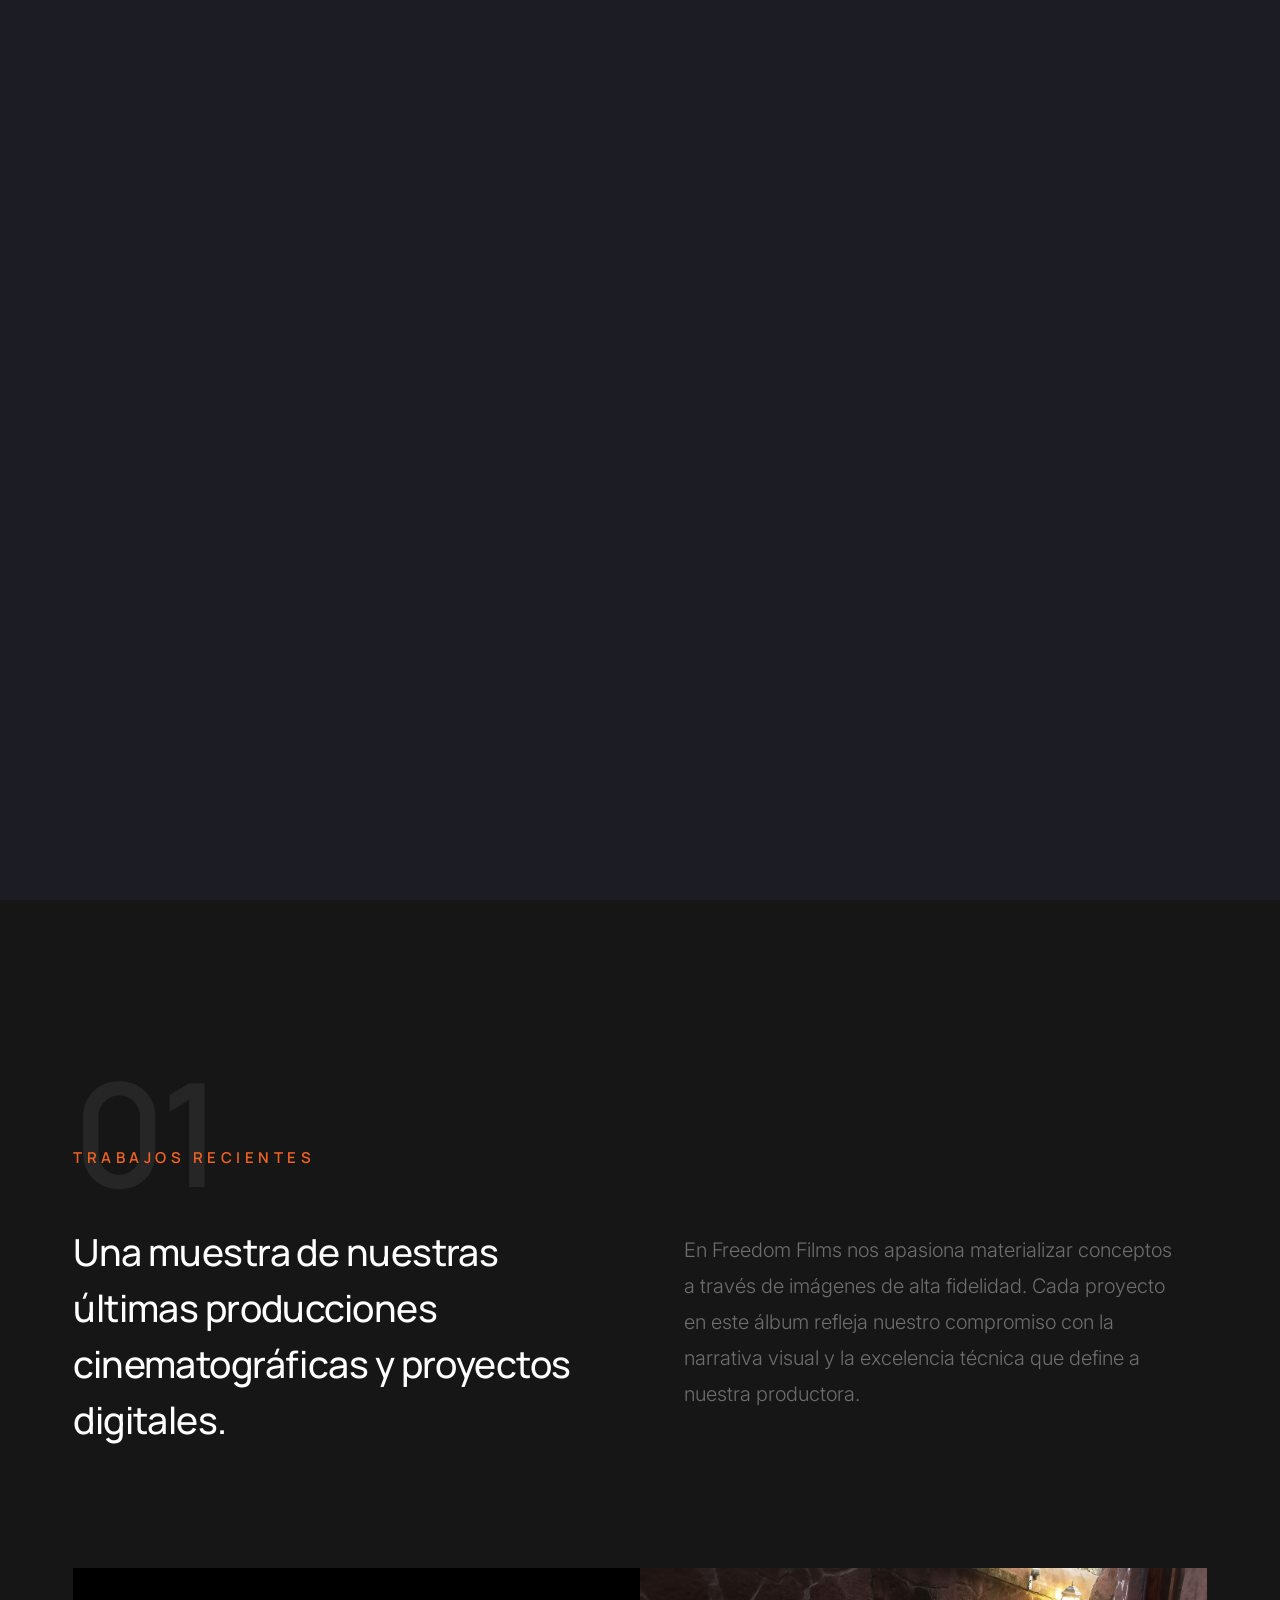
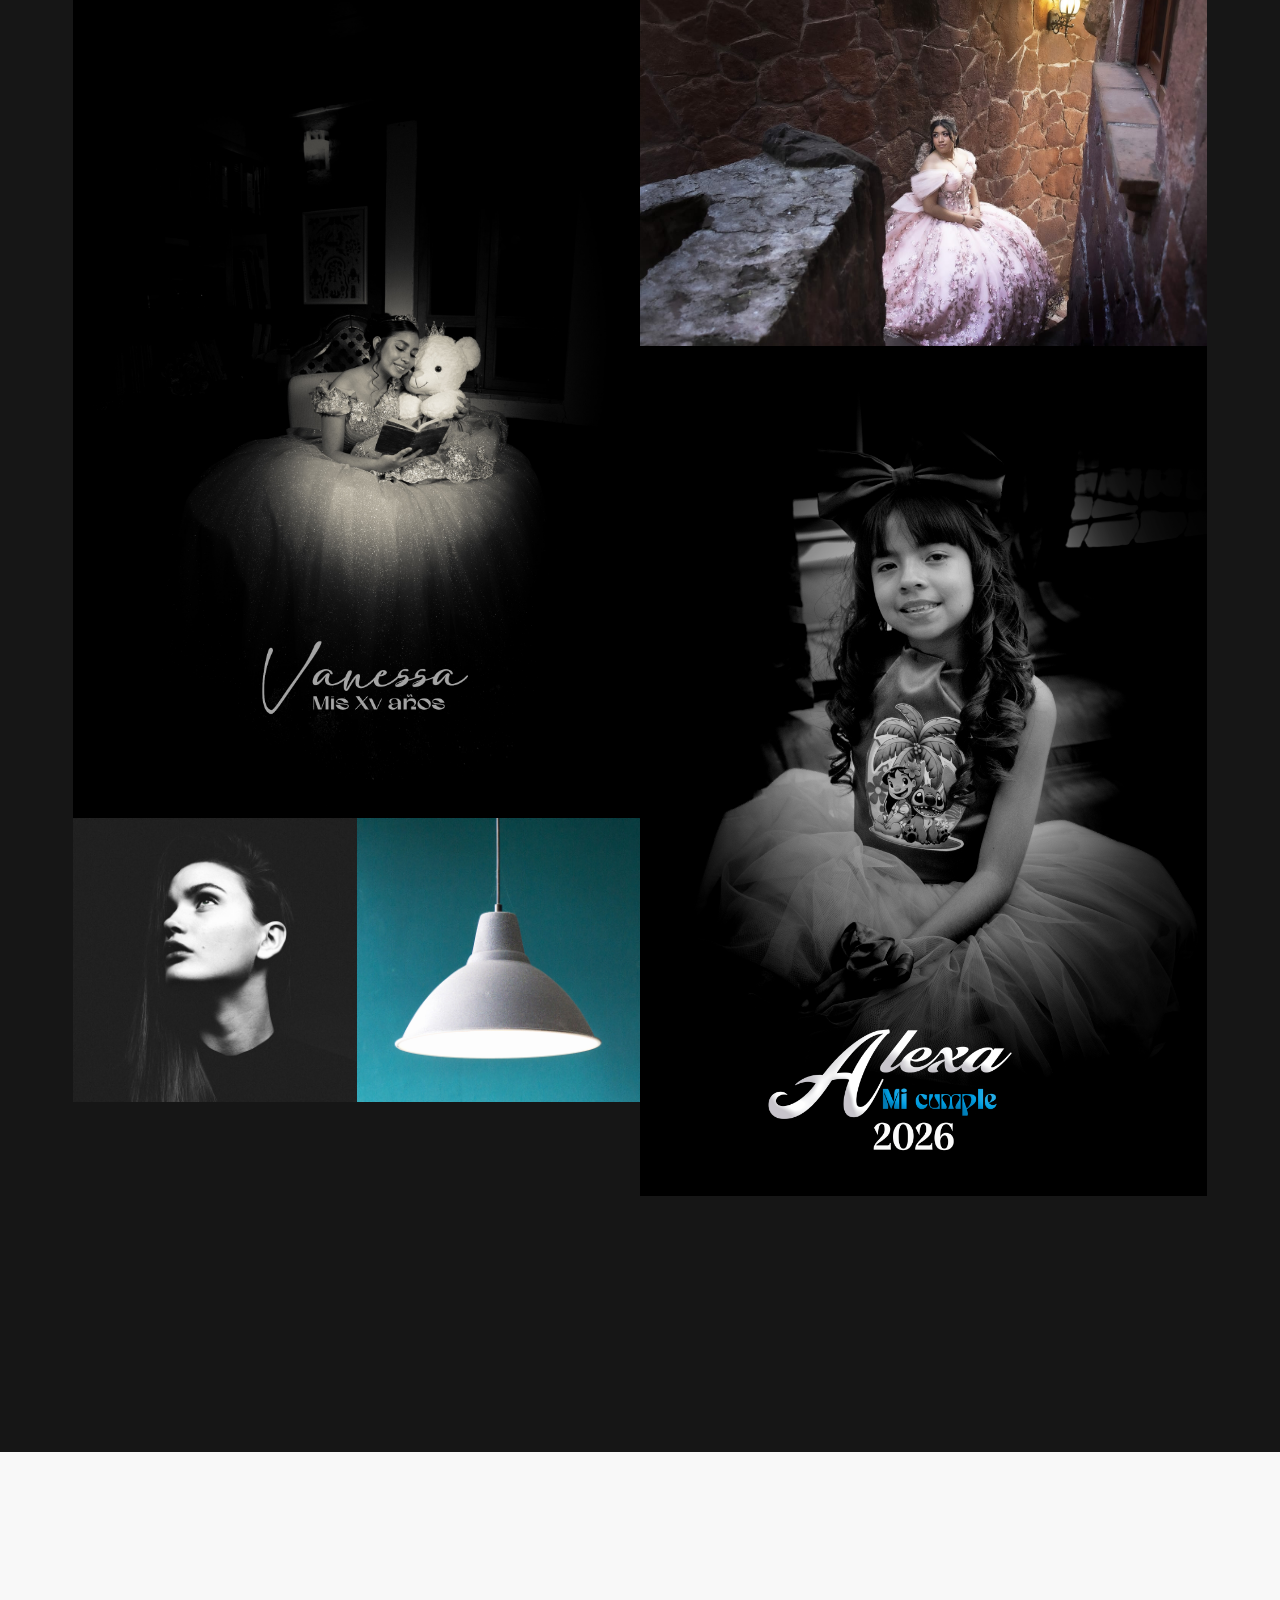
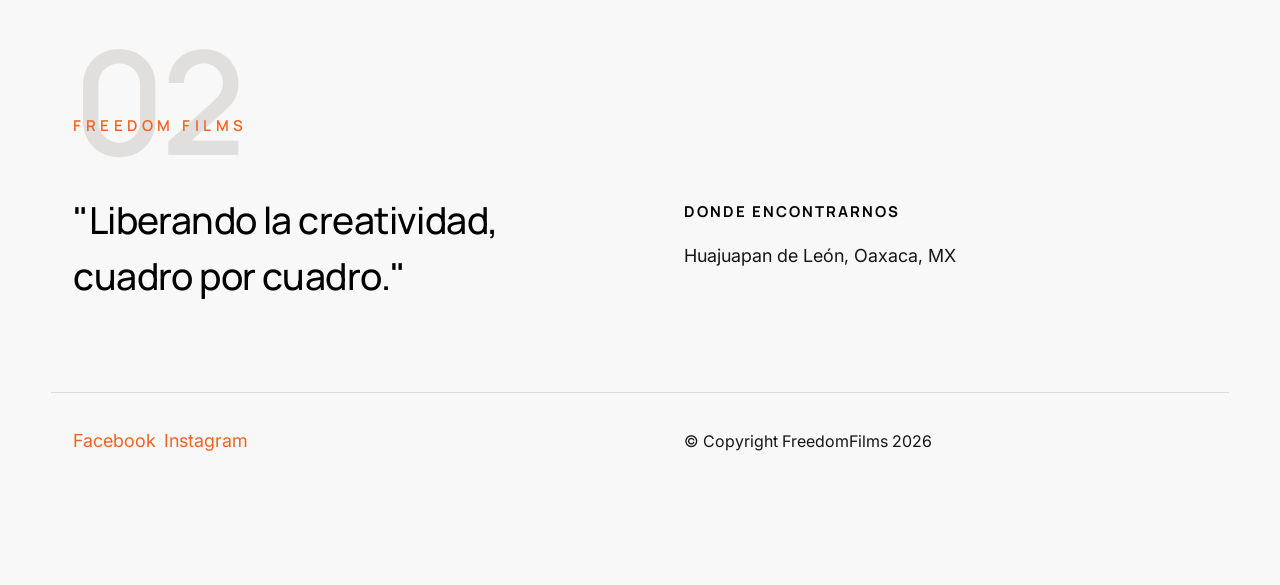
<file: index.html>
<!DOCTYPE html>
<html lang="es" class="no-js">
<head>
    <meta charset="utf-8">
    <meta name="viewport" content="width=device-width, initial-scale=1">
    <title>FREEDOM FILMS</title>

    <script>
        document.documentElement.classList.remove('no-js');
        document.documentElement.classList.add('js');
    </script>

    <link rel="stylesheet" href="css/vendor.css">
    <link rel="stylesheet" href="css/styles.css">

    <link rel="apple-touch-icon" sizes="180x74" href="freedom-apple-touch-icon.png">
    <link rel="icon" type="image/png" sizes="32x32" href="Freedomicon-512x210.png">
    <link rel="icon" type="image/png" sizes="16x16" href="Freedomicon.png">
</head>

<body id="top">

    <div id="preloader">
        <div id="loader"></div>
    </div>

    <div id="page" class="s-pagewrap">

        <header class="s-header">
            <div class="row s-header__inner">

                <div class="s-header__block">
                    <div class="s-header__logo">
                        <a class="logo" href="index.html">
                            <img src="FREEDOM_LOGO_2.0.svg" alt="Homepage FreedomFilms">
                        </a>
                    </div>
                    
                    <a class="s-header__menu-toggle" href="#0"><span>Menu</span></a>

                    <ul class="s-header__social">
                        <li>
                            <a href="https://www.facebook.com/profile.php?id=61590150241122&rdid=4KKrTr8r2EswL8Ou&share_url=https%3A%2F%2Fwww.facebook.com%2Fshare%2F1DHnaWSe46%2F#" target="_blank">
                                <svg xmlns="http://www.w3.org/2000/svg" width="24" height="24" viewBox="0 0 24 24" style="fill:rgba(255, 255, 255, 1);"><path d="M20,3H4C3.447,3,3,3.448,3,4v16c0,0.552,0.447,1,1,1h8.615v-6.96h-2.338v-2.725h2.338v-2c0-2.325,1.42-3.592,3.5-3.592 c0.699-0.002,1.399,0.034,2.095,0.107v2.42h-1.435c-1.128,0-1.348,0.538-1.348,1.325v1.735h2.697l-0.35,2.725h-2.348V21H20 c0.553,0,1-0.448,1-1V4C21,3.448,20.553,3,20,3z"></path></svg>
                                <span class="u-screen-reader-text">Facebook</span>
                            </a>
                        </li>
                        <li>
                            <a href="https://www.tiktok.com/@freedom.photovideo?is_from_webapp=1&sender_device=pc" target="_blank">
                                <svg xmlns="http://www.w3.org/2000/svg" width="24" height="24" viewBox="0 0 24 24" style="fill:rgba(255, 255, 255, 1);"><path d="M19.59 6.69a4.83 4.83 0 0 1-3.23-1.42 4.85 4.85 0 0 1-1-3.27h-3.14v12a3.3 3.3 0 0 1-3.28 3.3 3.31 3.31 0 0 1-3.3-3.33 3.34 3.31 0 0 1 3.33-3.3A3.3 3.3 0 0 1 9 11.07V7.92A6.47 6.47 0 0 0 4 14.08a6.45 6.45 0 0 0 6.47 6.42 6.42 6.42 0 0 0 6.42-6.42V9.45a8.1 8.1 0 0 0 4.89 1.62V7.89a4.77 4.8 0 0 1-2.19-1.2z"></path></svg>
                                <span class="u-screen-reader-text">TikTok</span>
                            </a>
                        </li>
                        <li>
                            <a href="https://www.instagram.com/freedom.photovideo/" target="_blank">
                                <svg xmlns="http://www.w3.org/2000/svg" width="24" height="24" viewBox="0 0 24 24" style="fill:rgba(255, 255, 255, 1);"><path d="M11.999,7.377c-2.554,0-4.623,2.07-4.623,4.623c0,2.554,2.069,4.624,4.623,4.624c2.552,0,4.623-2.07,4.623-4.624 C16.622,9.447,14.551,7.377,11.999,7.377L11.999,7.377z M11.999,15.004c-1.659,0-3.004-1.345-3.004-3.003 c0-1.659,1.345-3.003,3.004-3.003s3.002,1.344,3.002,3.003C15.001,13.659,13.658,15.004,11.999,15.004L11.999,15.004z"></path><circle cx="16.806" cy="7.207" r="1.078"></circle><path d="M20.533,6.111c-0.469-1.209-1.424-2.165-2.633-2.632c-0.699-0.263-1.438-0.404-2.186-0.42 c-0.963-0.042-1.268-0.054-3.71-0.054s-2.755,0-3.71,0.054C7.548,3.074,6.809,3.215,6.11,3.479C4.9,3.946,3.945,4.902,3.477,6.111 c-0.263,0.7-0.404,1.438-0.419,2.186c-0.043,0.962-0.056,1.267-0.056,3.71c0,2.442,0,2.753,0.056,3.71 c0.015,0.748,0.156,1.486,0.419,2.187c0.469,1.208,1.424,2.164,2.634,2.632c0.696,0.272,1.435,0.426,2.185,0.45 c0.963,0.042,1.268,0.055,3.71,0.055s2.755,0,3.71-0.055c0.747-0.015,1.486-0.157,2.186-0.419c1.209-0.469,2.164-1.424,2.633-2.633 c0.263-0.7,0.404-1.438,0.419-2.186c0.043-0.962,0.056-1.267,0.056-3.71s0-2.753-0.056-3.71C20.941,7.57,20.801,6.819,20.533,6.111z M19.315,15.643c-0.007,0.576-0.111,1.147-0.311,1.688c-0.305,0.787-0.926,1.409-1.712,1.711c-0.535,0.199-1.099,0.303-1.67,0.311 c-0.95,0.044-1.218,0.055-3.654,0.055c-2.438,0-2.687,0-3.655-0.055c-0.569-0.007-1.135-0.112-1.669-0.311 c-0.789-0.301-1.414-0.923-1.719-1.711c-0.196-0.534-0.302-1.099-0.311-1.669c-0.043-0.95-0.053-1.218-0.053-3.654 c0-2.437,0-2.686,0.053-3.655c0.007-0.576,0.111-1.146,0.311-1.687c0.305-0.789,0.93-1.41,1.719-1.712 c0.534-0.198,1.1-0.303,1.669-0.311c0.951-0.043,1.218-0.055,3.655-0.055c2.437,0,2.687,0,3.654,0.055 c0.571,0.007,1.135,0.112,1.67,0.311c0.786,0.303,1.407,0.925,1.712,1.712c0.196,0.534,0.302,1.099,0.311,1.669 c0.043,0.951,0.054,1.218,0.054,3.655c0,2.436,0,2.698-0.043,3.654H19.315z"></path></svg>
                                <span class="u-screen-reader-text">Instagram</span>
                            </a>
                        </li>
                    </ul>
                </div>

                <nav class="s-header__nav">
                    <ul class="s-header__menu-links">
                        <li class="current"><a href="index.html">Intro</a></li>
                        <li><a href="acerca.html">Acerca de Freedom</a></li>
                        <li><a href="portafolio.html">Trabajos</a></li>
                        <li><a href="contacto.html">Contacto</a></li>
                    </ul>
                </nav>

            </div>
        </header>

        <section id="content" class="s-content">

            <section id="intro" class="s-intro target-section">
                <div class="s-intro__bg"></div>
                <div class="row s-intro__content">
                    <div class="s-intro__content-bg"></div>
                    <div class="column lg-12 s-intro__content-inner">
                        <h1 class="s-intro__content-title">
                            Excelencia en cada cuadro. <br>
                            Producción de cine de lujo <br>
                            para visiones audaces.
                        </h1>
                        <div class="s-intro__content-buttons">
                           <a href="#folio" class="btn btn--stroke s-intro__content-btn smoothscroll" style="margin: 0;">
                                Trabajos recientes
                            </a>
                            <a>   </a>
                            <a href="https://streamable.com/paldi7" target="_blank" class="s-intro__content-video-btn">
                                <svg xmlns="http://www.w3.org/2000/svg" width="24" height="24" viewBox="0 0 24 24" style="fill: rgba(255, 255, 255, 1);"><path d="M7 6v12l10-6z"></path></svg>
                            </a>
                        </div>
                        <div class="s-intro__content-buttons" style="display: flex; gap: 15px; flex-wrap: wrap;">
                            <a href="contacto.html" class="btn btn--primary smoothscroll" style="margin: 0; background-color: var(--color-1); border-color: var(--color-1); color: white;">
                                Contáctanos
                            </a>
                        </div>
                    </div>
                </div>
                <div class="s-intro__scroll-down">
                    <a href="#folio" class="smoothscroll"><span>Scroll Down</span></a>
                </div>
            </section>

            <!-- SECCIÓN: ALBUM DE TRABAJOS RECIENTES (Se muestra directamente al bajar) -->
            <section id="folio" class="s-folio target-section">
                <div class="row section-header light-on-dark" data-num="01"> <!-- Cambiado a 01 por ser la primera sección visible en el Home -->
                    <h3 class="column lg-12 section-header__pretitle text-pretitle">Trabajos recientes</h3>
                    <div class="column lg-6 stack-on-1100 section-header__primary">
                        <h2 class="title text-display-1">
                            Una muestra de nuestras últimas producciones cinematográficas y proyectos digitales.
                        </h2>
                    </div>
                    <div class="column lg-6 stack-on-1100 section-header__secondary">
                        <p class="desc">
                            En Freedom Films nos apasiona materializar conceptos a través de imágenes de alta fidelidad. 
                            Cada proyecto en este álbum refleja nuestro compromiso con la narrativa visual y la excelencia 
                            técnica que define a nuestra productora.
                        </p>
                    </div>
                </div> 
                
                <div id="bricks" class="row bricks">
                    <div class="column lg-12 masonry">
                        <div class="bricks-wrapper">
                            <div class="grid-sizer"></div>

                            <article class="brick brick--double entry">
                                <a href="portafolio.html?project=misxv_vane" class="entry__link">
                                    <div class="entry__thumb">
                                        <img src="images/folio/white_turban@2x.jpg.jpeg" alt="Trabajo FreedomFilms">
                                    </div>
                                    <div class="entry__info">
                                        <div class="entry__cat">Producción de Video (Evento Social)</div>
                                        <h4 class="entry__title">Mis XV Vanessa</h4>
                                    </div>
                                </a>
                            </article> 

                            <article class="brick brick--double entry">
                                <a href="portafolio.html?project=misxv_keyla" class="entry__link">
                                    <div class="entry__thumb">
                                        <img src="images/folio/caffeine_and_tulips@2x.jpeg" alt="Trabajo FreedomFilms">
                                    </div>
                                    <div class="entry__info">
                                        <div class="entry__cat">Producción de video (Evento Social)</div>
                                        <h4 class="entry__title">Mis XV Keyla</h4>
                                    </div>
                                </a>
                            </article> 

                            <article class="brick brick--double entry">
                                <a href="portafolio.html?project=micumple_ale" class="entry__link">
                                    <div class="entry__thumb">
                                        <img src="images/folio/MiCumpleAle.jpeg" alt="Trabajo FreedomFilms">
                                    </div>
                                    <div class="entry__info">
                                        <div class="entry__cat">Sesion de Fotos (Evento Social)</div>
                                        <h4 class="entry__title">Mi Cumple Ale</h4>
                                    </div>
                                </a>
                            </article> 

                            <article class="brick entry">
                                <a href="#modal-03" class="entry__link">
                                    <div class="entry__thumb">
                                        <img src="images/folio/grayscale@2x.jpg" alt="Trabajo FreedomFilms">
                                    </div>
                                    <div class="entry__info">
                                        <div class="entry__cat">Post-Producción</div>
                                        <h4 class="entry__title">Grayscale</h4>
                                    </div>
                                </a>
                            </article> 

                            <article class="brick entry">
                                <a href="#modal-04" class="entry__link">
                                    <div class="entry__thumb">
                                        <img src="images/folio/lamp@2x.jpg" alt="Trabajo FreedomFilms">
                                    </div>
                                    <div class="entry__info">
                                        <div class="entry__cat">Dirección Creativa</div>
                                        <h4 class="entry__title">The Lamp</h4>
                                    </div>
                                </a>
                            </article> 
                        </div> 
                    </div> 
                </div> 
            </section> 

        </section>

        <footer id="footer" class="s-footer target-section">
            <div class="row section-header" data-num="02">
                <h3 class="column lg-12 section-header__pretitle text-pretitle">Freedom Films</h3>
                <div class="column lg-6 stack-on-1100 section-header__primary">
                    <h2 class="title text-display-1">
                        "Liberando la creatividad, cuadro por cuadro."
                    </h2>
                </div>    
                <div class="column lg-6 stack-on-1100 section-header__secondary">
                    <div class="contact-block">
                        <h6>Donde Encontrarnos</h6>
                        <p>Huajuapan de León, Oaxaca, MX</p>
                    </div>
                </div>
            </div>

            <div class="row s-footer__bottom">
                <div class="column lg-6 tab-12 s-footer__bottom-left">
                    <ul class="s-footer__social">
                        <li><a href="https://www.facebook.com/profile.php?id=61590150241122&rdid=4KKrTr8r2EswL8Ou&share_url=https%3A%2F%2Fwww.facebook.com%2Fshare%2F1DHnaWSe46%2F#">Facebook</a></li>
                        <li><a href="#0">Instagram</a></li>
                    </ul>
                </div>
                <div class="column lg-6 tab-12 s-footer__bottom-right">
                    <div class="ss-copyright">
                        <span>© Copyright FreedomFilms 2026</span> 
                    </div>
                </div>
            </div>

            <div class="ss-go-top">
                <a class="smoothscroll" title="Back to Top" href="#top">
                    <svg xmlns="http://www.w3.org/2000/svg" width="24" height="24" viewBox="0 0 24 24"><path d="M6 4h12v2H6zm5 10v6h2v-6h5l-6-6-6 6z"></path></svg>
                </a>
            </div>
        </footer>

    </div> 
    
    <script src="js/plugins.js"></script>
    <script src="js/main.js"></script>

</body>
</html>
</file>
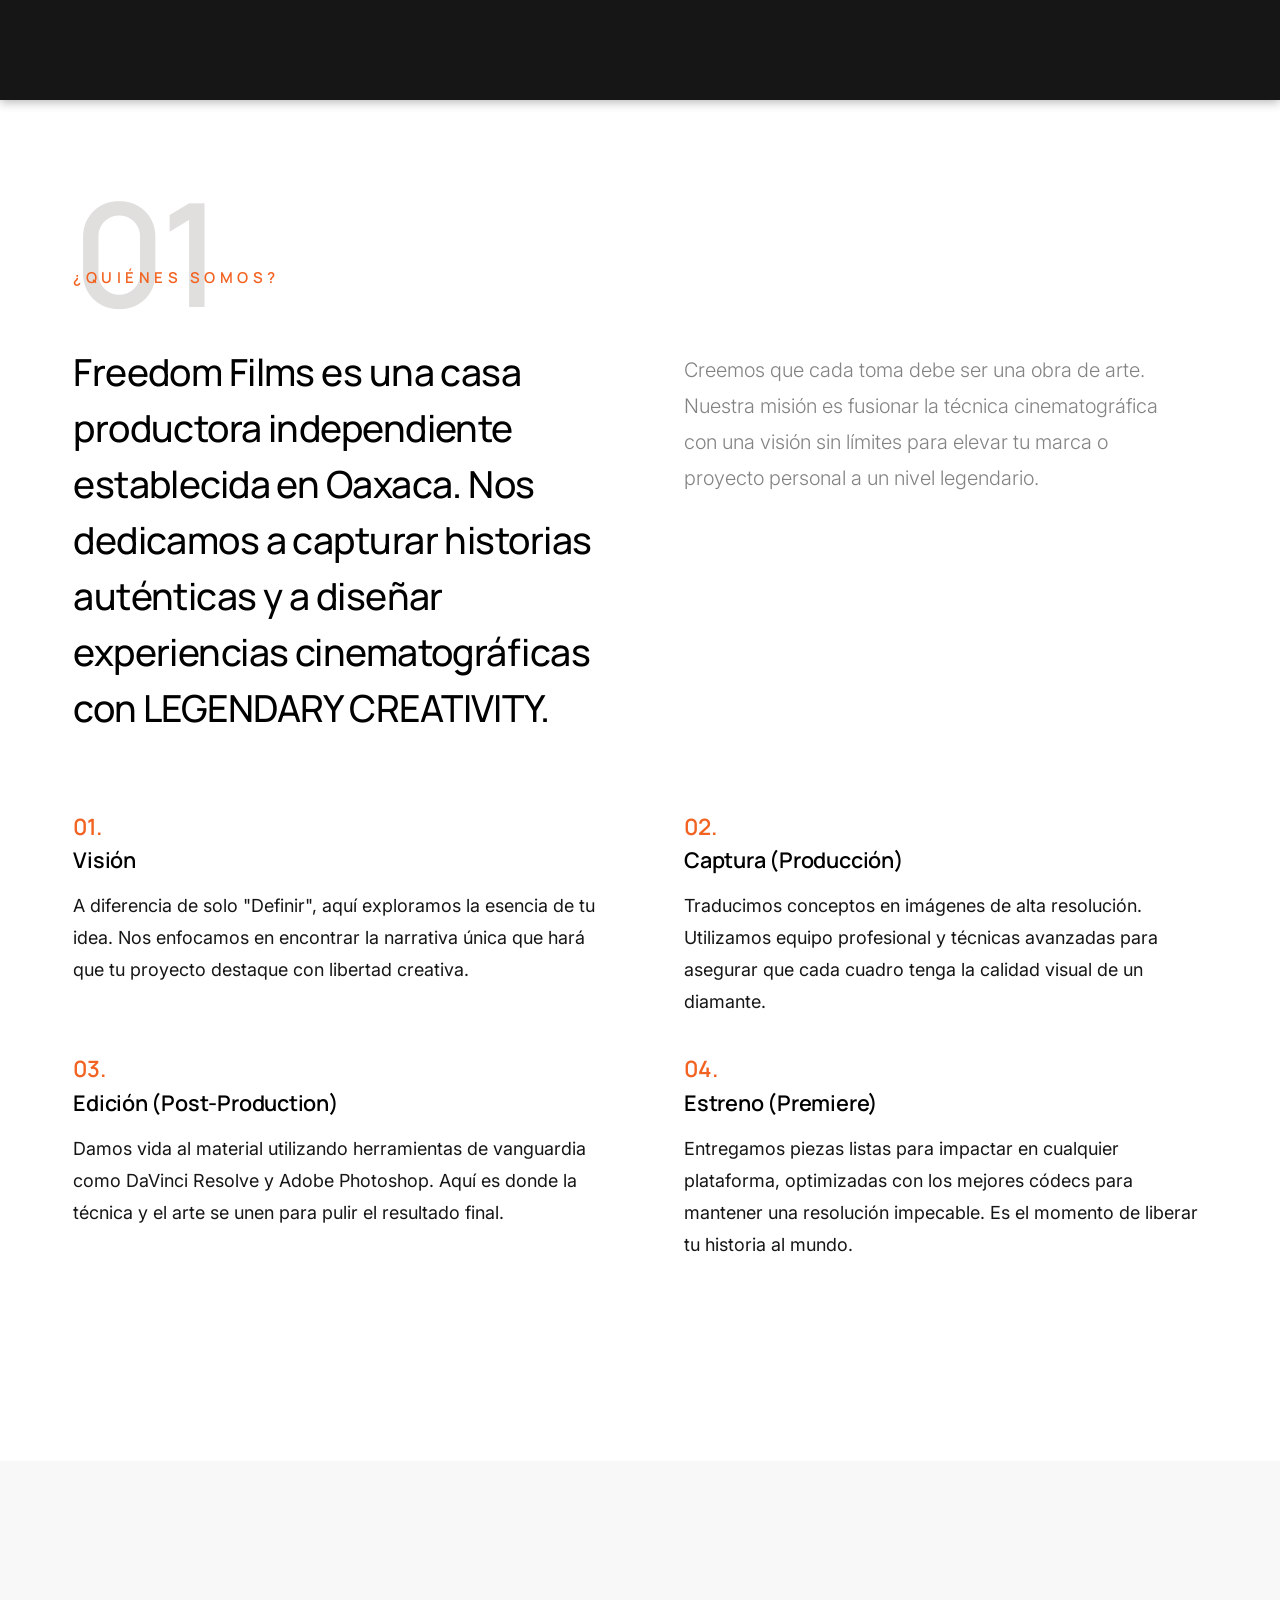
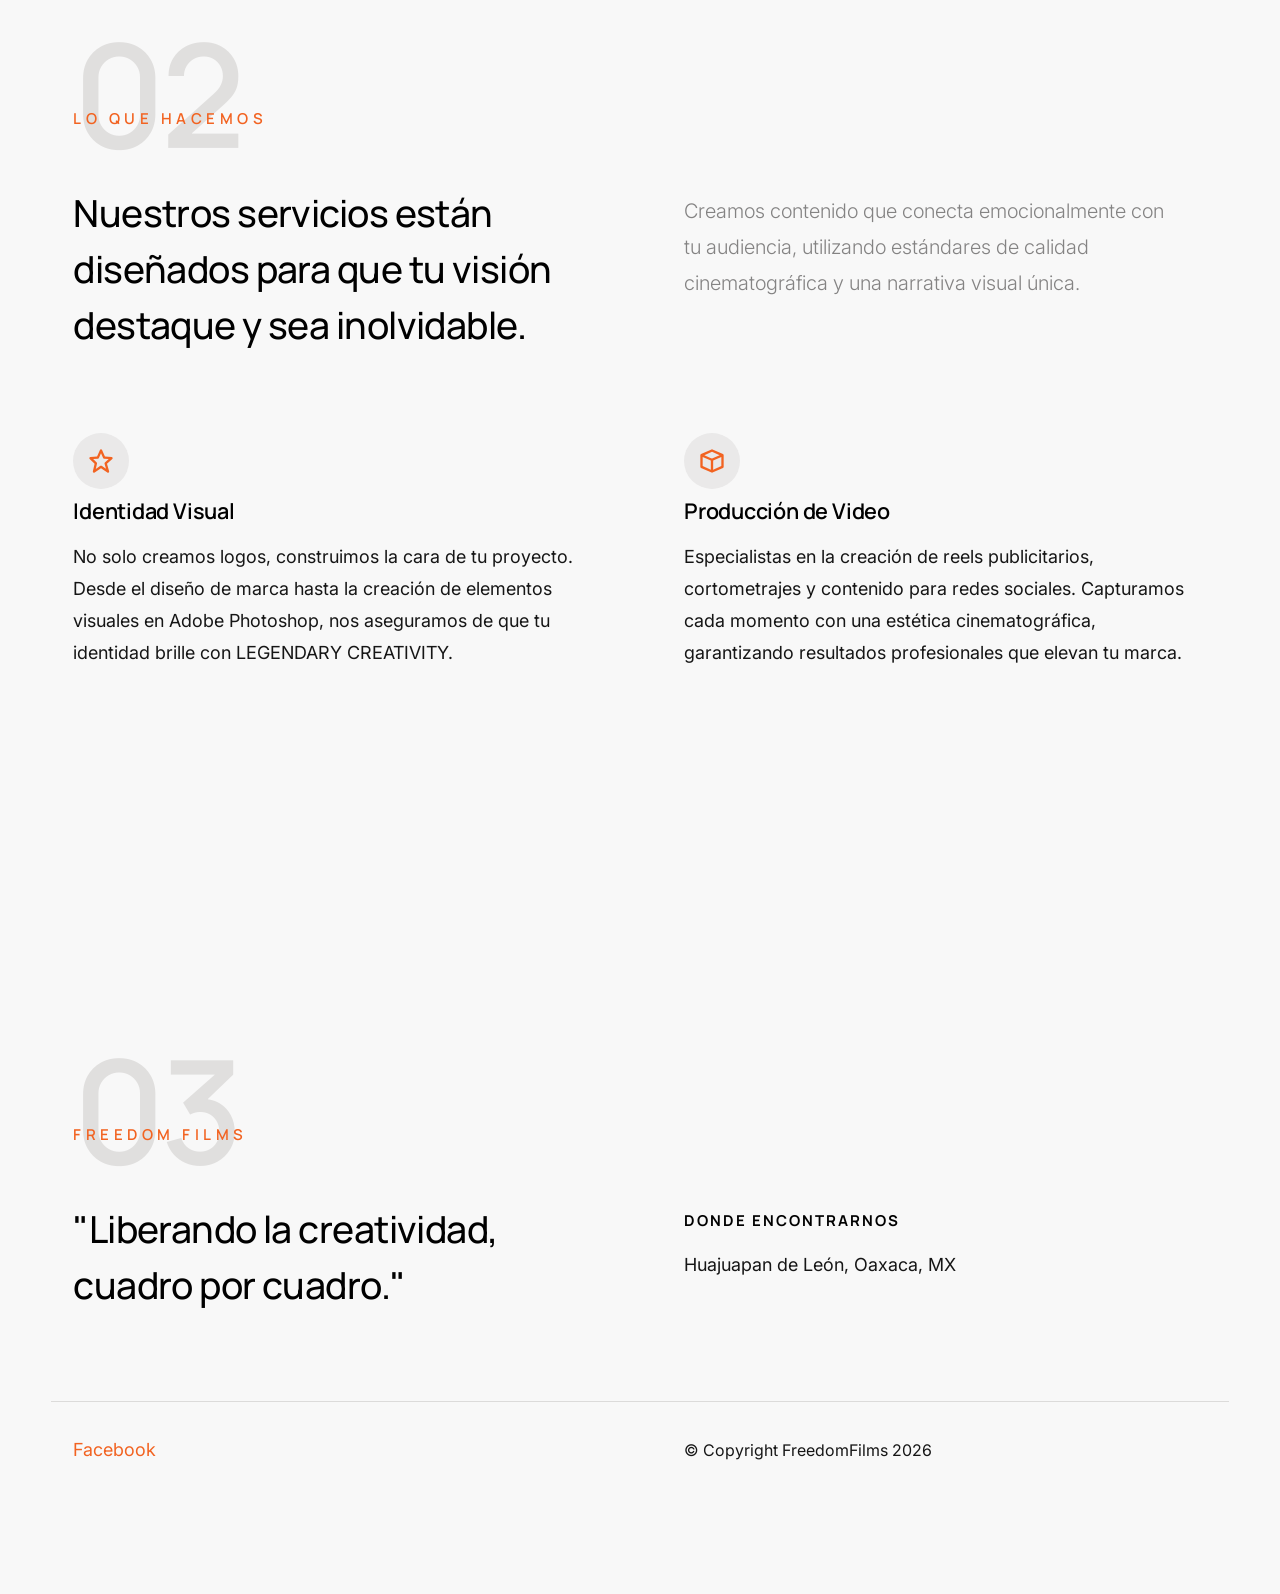
<file: acerca.html>
<!DOCTYPE html>
<html lang="es" class="no-js">
<head>
    <meta charset="utf-8">
    <meta name="viewport" content="width=device-width, initial-scale=1">
    <title>Acerca de - FREEDOM FILMS</title>

    <script>
        document.documentElement.classList.remove('no-js');
        document.documentElement.classList.add('js');
    </script>

    <link rel="stylesheet" href="css/vendor.css">
    <link rel="stylesheet" href="css/styles.css">

    <link rel="apple-touch-icon" sizes="180x74" href="freedom-apple-touch-icon.png">
    <link rel="icon" type="image/png" sizes="32x32" href="Freedomicon-512x210.png">
    <link rel="icon" type="image/png" sizes="16x16" href="Freedomicon.png">
</head>

<body id="top">

    <div id="preloader">
        <div id="loader"></div>
    </div>

    <div id="page" class="s-pagewrap">

        <!-- # site header -->
      <header class="s-header" style="background-color: #161616; position: fixed; top: 0; box-shadow: 0 2px 10px rgba(0,0,0,0.3);">
            <div class="row s-header__inner">

                <div class="s-header__block">
                    <div class="s-header__logo">
                        <a class="logo" href="index.html">
                            <img src="LOGO FREEDOM SGV.svg" alt="Homepage FreedomFilms">
                        </a>
                    </div>
                    <a class="s-header__menu-toggle" href="#0"><span>Menu</span></a>
                </div>

                <nav class="s-header__nav">
                    <ul class="s-header__menu-links">
                        <li><a href="index.html" style="color: rgba(255,255,255,0.6);">Intro</a></li>
                        <li class="current"><a href="acerca.html" style="color: #ffffff;">Acerca de Freedom</a></li>
                        <li><a href="portafolio.html" style="color: rgba(255,255,255,0.6);">Trabajos</a></li>
                        <li><a href="contacto.html" style="color: rgba(255,255,255,0.6);">Contacto</a></li>
                    </ul>

                    <ul class="s-header__social">
                        <li>
                            <a href="https://www.facebook.com/profile.php?id=61590150241122&rdid=4KKrTr8r2EswL8Ou&share_url=https%3A%2F%2Fwww.facebook.com%2Fshare%2F1DHnaWSe46%2F#">
                                <svg xmlns="http://www.w3.org/2000/svg" width="24" height="24" viewBox="0 0 24 24" style="fill:rgba(255, 255, 255, 1);"><path d="M20,3H4C3.447,3,3,3.448,3,4v16c0,0.552,0.447,1,1,1h8.615v-6.96h-2.338v-2.725h2.338v-2c0-2.325,1.42-3.592,3.5-3.592 c0.699-0.002,1.399,0.034,2.095,0.107v2.42h-1.435c-1.128,0-1.348,0.538-1.348,1.325v1.735h2.697l-0.35,2.725h-2.348V21H20 c0.553,0,1-0.448,1-1V4C21,3.448,20.553,3,20,3z"></path></svg>
                                <span class="u-screen-reader-text">Facebook</span>
                            </a>
                        </li>
                    </ul>
                </nav>

            </div>
        </header>

        <!-- # site content -->
        <section id="content" class="s-content">

            <!-- SECCIÓN: ¿QUIÉNES SOMOS? -->
            <section id="about" class="s-about target-section" style="padding-top: 18rem;">
                <div class="row section-header" data-num="01">
                    <h3 class="column lg-12 section-header__pretitle pretitle text-pretitle">¿Quiénes somos?</h3>
                    <div class="column lg-6 stack-on-1100 section-header__primary">
                        <h2 class="title text-display-1">
                            Freedom Films es una casa productora independiente establecida en Oaxaca. 
                            Nos dedicamos a capturar historias auténticas y a diseñar experiencias
                            cinematográficas con LEGENDARY CREATIVITY.
                        </h2>
                    </div>
                    <div class="column lg-6 stack-on-1100 section-header__secondary">
                        <p class="desc">
                            Creemos que cada toma debe ser una obra de arte. Nuestra misión es fusionar 
                            la técnica cinematográfica con una visión sin límites para elevar tu marca o 
                            proyecto personal a un nivel legendario.
                        </p>
                    </div>
                </div>

                <div class="row process-list list-block show-ctr block-lg-one-half block-tab-whole">
                    <div class="column list-block__item">
                        <div class="list-block__title"><h3 class="h5">Visión</h3></div>
                        <div class="list-block__text">
                            <p>A diferencia de solo "Definir", aquí exploramos la esencia de tu idea. Nos enfocamos en encontrar la narrativa única que hará que tu proyecto destaque con libertad creativa.</p>
                        </div>
                    </div>
                    <div class="column list-block__item">
                        <div class="list-block__title"><h3 class="h5">Captura (Producción)</h3></div>
                        <div class="list-block__text">
                            <p>Traducimos conceptos en imágenes de alta resolución. Utilizamos equipo profesional y técnicas avanzadas para asegurar que cada cuadro tenga la calidad visual de un diamante.</p>
                        </div>
                    </div>
                    <div class="column list-block__item">
                        <div class="list-block__title"><h3 class="h5">Edición (Post-Production)</h3></div>
                        <div class="list-block__text">
                            <p>Damos vida al material utilizando herramientas de vanguardia como DaVinci Resolve y Adobe Photoshop. Aquí es donde la técnica y el arte se unen para pulir el resultado final.</p>
                        </div>
                    </div>
                    <div class="column list-block__item">
                        <div class="list-block__title"><h3 class="h5">Estreno (Premiere)</h3></div>
                        <div class="list-block__text">
                            <p>Entregamos piezas listas para impactar en cualquier plataforma, optimizadas con los mejores códecs para mantener una resolución impecable. Es el momento de liberar tu historia al mundo.</p>
                        </div>
                    </div>
                </div>
            </section>

            <!-- SECCIÓN: LO QUE HACEMOS -->
            <section id="services" class="s-services target-section">
                <div class="row section-header" data-num="02">
                    <h3 class="column lg-12 section-header__pretitle text-pretitle">Lo que hacemos</h3>
                    <div class="column lg-6 stack-on-1100 section-header__primary">
                        <h2 class="title text-display-1">Nuestros servicios están diseñados para que tu visión destaque y sea inolvidable.</h2>
                    </div>
                    <div class="column lg-6 stack-on-1100 section-header__secondary">
                        <p class="desc">Creamos contenido que conecta emocionalmente con tu audiencia, utilizando estándares de calidad cinematográfica y una narrativa visual única.</p>
                    </div>
                </div>

                <div class="row services-list list-block block-lg-one-half block-tab-whole">
                    <div class="column list-block__item">
                        <div class="list-block__title">
                            <div class="list-block__icon">
                                <svg xmlns="http://www.w3.org/2000/svg" width="24" height="24" viewBox="0 0 24 24"><path d="m6.516 14.323-1.49 6.452a.998.998 0 0 0 1.529 1.057L12 18.202l5.445 3.63a1.001 1.001 0 0 0 1.517-1.106l-1.829-6.4 4.536-4.082a1 1 0 0 0-.59-1.74l-5.701-.454-2.467-5.461a.998.998 0 0 0-1.822 0L8.622 8.05l-5.701.453a1 1 0 0 0-.619 1.713l4.214 4.107zm2.853-4.326a.998.998 0 0 0 .832-.586L12 5.43l1.799 3.981a.998.998 0 0 0 .832.586l3.972.315-3.271 2.944c-.284.256-.397.65-.293 1.018l1.253 4.385-3.736-2.491a.995.995 0 0 0-1.109 0l-3.904 2.603 1.05-4.546a1 1 0 0 0-.276-.94l-3.038-2.962 4.09-.326z"></path></svg>
                            </div>
                            <h3 class="h5">Identidad Visual</h3>
                        </div>
                        <div class="list-block__text">
                            <p>No solo creamos logos, construimos la cara de tu proyecto. Desde el diseño de marca hasta la creación de elementos visuales en Adobe Photoshop, nos aseguramos de que tu identidad brille con LEGENDARY CREATIVITY.</p>
                        </div>
                    </div>
                    <div class="column list-block__item">
                        <div class="list-block__title">
                            <div class="list-block__icon">
                                <svg xmlns="http://www.w3.org/2000/svg" width="24" height="24" viewBox="0 0 24 24"><path d="m21.406 6.086-9-4a1.001 1.001 0 0 0-.813 0l-9 4c-.02.009-.034.024-.054.035-.028.014-.058.023-.084.04-.022.015-.039.034-.06.05a.87.87 0 0 0-.19.194c-.02.028-.041.053-.059.081a1.119 1.119 0 0 0-.076.165c-.009.027-.023.052-.031.079A1.013 1.013 0 0 0 2 7v10c0 .396.232.753.594.914l9 4c.13.058.268.086.406.086a.997.997 0 0 0 .402-.096l.004.01 9-4A.999.999 0 0 0 22 17V7a.999.999 0 0 0-.594-.914zM12 4.095 18.538 7 12 9.905l-1.308-.581L5.463 7 12 4.095zM4 16.351V8.539l7 3.111v7.811l-7-3.11zm9 3.11V11.65l7-3.111v7.812l-7 3.11z"></path></svg>
                            </div>
                            <h3 class="h5">Producción de Video</h3>
                        </div>
                        <div class="list-block__text">
                            <p>Especialistas en la creación de reels publicitarios, cortometrajes y contenido para redes sociales. Capturamos cada momento con una estética cinematográfica, garantizando resultados profesionales que elevan tu marca.</p>
                        </div>
                    </div>
                </div>
            </section>

        </section>

        <!-- # site footer -->
        <footer id="footer" class="s-footer target-section">
            <div class="row section-header" data-num="03">
                <h3 class="column lg-12 section-header__pretitle text-pretitle">Freedom Films</h3>
                <div class="column lg-6 stack-on-1100 section-header__primary">
                    <h2 class="title text-display-1">"Liberando la creatividad, cuadro por cuadro."</h2>
                </div>    
                <div class="column lg-6 stack-on-1100 section-header__secondary">
                    <div class="contact-block">
                        <h6>Donde Encontrarnos</h6>
                        <p>Huajuapan de León, Oaxaca, MX</p>
                    </div>
                </div>
            </div>

            <div class="row s-footer__bottom">
                <div class="column lg-6 tab-12 s-footer__bottom-left">
                    <ul class="s-footer__social">
                        <li><a href="https://www.facebook.com/profile.php?id=61590150241122&rdid=4KKrTr8r2EswL8Ou&share_url=https%3A%2F%2Fwww.facebook.com%2Fshare%2F1DHnaWSe46%2F#">Facebook</a></li>
                    </ul>
                </div>
                <div class="column lg-6 tab-12 s-footer__bottom-right">
                    <div class="ss-copyright">
                        <span>© Copyright FreedomFilms 2026</span> 
                    </div>
                </div>
            </div>
        </footer>

    </div>

    <script src="js/plugins.js"></script>
    <script src="js/main.js"></script>
</body>
</html>
</file>
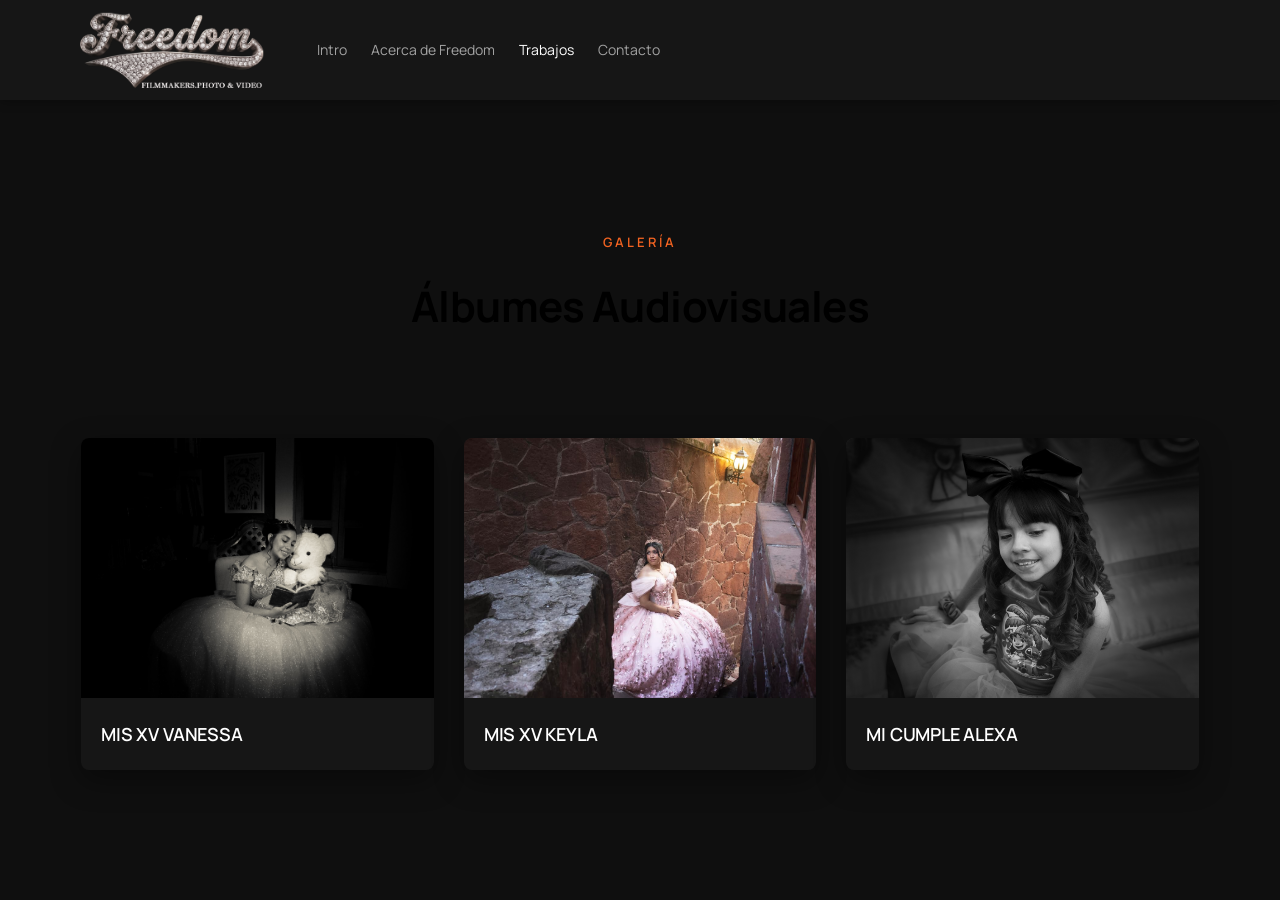
<file: portafolio.html>
<!DOCTYPE html>
<html lang="es" class="no-js">
<head>
    <meta charset="utf-8">
    <title>Portafolio - FreedomFilms</title>
    <meta name="viewport" content="width=device-width, initial-scale=1">
    
    <link rel="stylesheet" href="css/vendor.css">
    <link rel="stylesheet" href="css/styles.css">

    <style>
        body { background-color: #0f0f0f; color: #ffffff; margin: 0; padding: 0; }
        
        .portfolio-grid { display: table; width: 100%; table-layout: fixed; border-collapse: separate; border-spacing: 30px; margin-top: 40px; }
        .portfolio-col { display: table-cell; width: 33.333%; vertical-align: top; }
        
        .album-card { background: #161616; border-radius: 8px; overflow: hidden; box-shadow: 0 10px 30px rgba(0,0,0,0.4); cursor: pointer; transition: transform 0.3s ease; }
        .album-card:hover { transform: translateY(-5px); }
        .album-img-wrapper { height: 260px; overflow: hidden; background: #222; }
        .album-img-wrapper img { width: 100%; height: 100%; object-fit: cover; }
        
        /* Estilos del Lightbox */
        .lightbox-overlay { display: none; position: fixed; top: 0; left: 0; width: 100%; height: 100%; background: rgba(0,0,0,0.95); z-index: 9999; text-align: center; }
        .lightbox-container { display: block; position: relative; max-width: 80%; margin: 60px auto 0; text-align: center; }
        .lightbox-media { max-width: 100%; max-height: 70vh; box-shadow: 0 0 20px rgba(0,0,0,0.8); border-radius: 4px; }
        
        /* Navegación Lateral */
        .lightbox-btn { position: absolute; top: 50%; transform: translateY(-50%); background: rgba(255,255,255,0.1); color: white; border: none; font-size: 30px; padding: 15px 25px; cursor: pointer; border-radius: 50%; transition: background 0.3s; }
        .lightbox-btn:hover { background: var(--color-1); }
        .lightbox-prev { left: -80px; }
        .lightbox-next { right: -80px; }
        .lightbox-close { position: absolute; top: -50px; right: 0; color: #fff; font-size: 35px; cursor: pointer; background: none; border: none; }
        
        .lightbox-caption { margin-top: 15px; font-size: 18px; color: #ffffff; font-weight: 500; }
        .lightbox-counter { font-size: 14px; color: rgba(255,255,255,0.5); margin-top: 5px; }

        @media (max-width: 768px) {
            .portfolio-col { display: block; width: 100%; margin-bottom: 30px; }
            .lightbox-btn { padding: 10px 15px; font-size: 20px; }
            .lightbox-prev { left: -20px; }
            .lightbox-next { right: -20px; }
        }
    </style>
</head>
<body>

    <header class="s-header" style="background-color: #161616; position: fixed; top: 0; box-shadow: 0 2px 10px rgba(0,0,0,0.3); z-index: 1000;">
        <div class="row s-header__inner">
            <div class="s-header__block">
                <div class="s-header__logo">
                    <a class="logo" href="index.html">
                        <img src="LOGO FREEDOM SGV.svg" alt="Homepage FreedomFilms">
                    </a>
                </div>
                <a class="s-header__menu-toggle" href="#0"><span>Menu</span></a>
            </div>
            <nav class="s-header__nav">
                <ul class="s-header__menu-links">
                    <li><a href="index.html" style="color: rgba(255,255,255,0.6);">Intro</a></li>
                    <li><a href="acerca.html" style="color: rgba(255,255,255,0.6);">Acerca de Freedom</a></li>
                    <li class="current"><a href="portafolio.html" style="color: #ffffff;">Trabajos</a></li>
                    <li><a href="contacto.html" style="color: rgba(255,255,255,0.6);">Contacto</a></li>
                </ul>
            </nav>
        </div>
    </header>

    <section style="padding: 160px 0 100px 0;">
        <div class="row" style="text-align: center; margin-bottom: 40px;">
            <div class="column lg-12">
                <h3 style="color: var(--color-1); letter-spacing: 3px; font-size: 13px; text-transform: uppercase;">Galería</h3>
                <h2 style="font-size: 42px; font-weight: 700; margin: 10px 0 0 0;">Álbumes Audiovisuales</h2>
            </div>
        </div>

        <div class="row">
            <div class="portfolio-grid">
                
                <div class="portfolio-col">
                    <div class="album-card" onclick="openAlbum('misxv_vane')">
                        <div class="album-img-wrapper">
                            <img src="images/folio/white_turban@2x.jpg.jpeg" alt="mis_xv_vane">
                        </div>
                        <div style="padding: 20px;">
                            <h4 style="color:#fff; margin:0; font-size:18px;">MIS XV VANESSA</h4>
                        </div>
                    </div>
                </div>

                <div class="portfolio-col">
                    <div class="album-card" onclick="openAlbum('misxv_keyla')">
                        <div class="album-img-wrapper">
                            <img src="images/albumes/keyla/keyla8.jpeg" alt="mis_xv_keyla">
                        </div>
                        <div style="padding: 20px;">
                            <h4 style="color:#fff; margin:0; font-size:18px;">MIS XV KEYLA</h4>
                        </div>
                    </div>
                </div>

                <div class="portfolio-col">
                    <div class="album-card" onclick="openAlbum('micumple_ale')">
                        <div class="album-img-wrapper">
                            <img src="images/albumes/alexa/ale2.jpg" alt="micumple_ale">
                        </div>
                        <div style="padding: 20px;">
                            <h4 style="color:#fff; margin:0; font-size:18px;">MI CUMPLE ALEXA</h4>
                        </div>
                    </div>
                </div>

            </div>
        </div>
    </section>

    <div id="lightbox" class="lightbox-overlay">
        <div class="lightbox-container">
            <button class="lightbox-close" onclick="closeLightbox()">&times;</button>
            <button class="lightbox-btn lightbox-prev" onclick="changeMedia(-1)">&#10094;</button>
            <button class="lightbox-btn lightbox-next" onclick="changeMedia(1)">&#10095;</button>
            
            <div id="lightbox-content">
                </div>
            
            <div id="lightbox-caption" class="lightbox-caption"></div>
            <div id="lightbox-counter" class="lightbox-counter"></div>
        </div>
    </div>

    <script src="js/plugins.js"></script>
    <script src="js/main.js"></script>

    <script>
        // Definición de los contenidos multimedia de cada álbum
        const albums = {
            misxv_vane: [
                { type: 'image', url: 'images/albumes/vane/Vane1.jpeg', title: 'Principal' },
                { type: 'image', url: 'images/albumes/vane/Vane2.jpeg', title: 'Foto Sesión Individual 1' },
                { type: 'image', url: 'images/albumes/vane/Vane3.jpeg', title: 'Foto Sesión Individual 2' },
                { type: 'image', url: 'images/albumes/vane/Vane4.jpeg', title: 'Foto Sesión Individual 3' },
                { type: 'image', url: 'images/albumes/vane/Vane5.jpeg', title: 'Foto Sesión Individual 4' },
                { type: 'image', url: 'images/albumes/vane/Vane6.jpeg', title: 'Foto Sesión Individual 5' },
                { type: 'video', url: 'https://streamable.com/0ar4jl', title: 'Trailer Cinematográfico Oficial (Video)' }
            ],
            misxv_keyla: [
                { type: 'image', url: 'images/albumes/keyla/keyla1.jpeg', title: 'Foto Sesión Individual 1' },
                { type: 'image', url: 'images/albumes/keyla/keyla2.jpeg', title: 'Foto Sesión Individual 2' },
                { type: 'image', url: 'images/albumes/keyla/keyla3.jpeg', title: 'Foto Sesión Individual 3' },
                { type: 'image', url: 'images/albumes/keyla/keyla4.jpeg', title: 'Foto Sesión Individual 4' },
                { type: 'image', url: 'images/albumes/keyla/keyla5.jpeg', title: 'Foto Sesión Individual 5' },
                { type: 'image', url: 'images/albumes/keyla/keyla6.jpeg', title: 'Foto Sesión Individual 6' },
                { type: 'image', url: 'images/albumes/keyla/keyla7.jpeg', title: 'Foto Sesión Individual 7' },
                { type: 'image', url: 'images/albumes/keyla/keyla8.jpeg', title: 'Foto Sesión Individual 8' },
                { type: 'image', url: 'images/albumes/keyla/keyla9.jpeg', title: 'Foto Sesión Individual 9' },
                { type: 'image', url: 'images/albumes/keyla/keyla10.jpeg', title: 'Foto Sesión Individual 10' },
                { type: 'image', url: 'images/albumes/keyla/keyla11.jpeg', title: 'Foto Sesión Individual 11' },
                { type: 'image', url: 'images/albumes/keyla/keyla12.jpeg', title: 'Foto Sesión Individual 12' },
                { type: 'image', url: 'images/albumes/keyla/keyla13.jpeg', title: 'Foto Sesión Individual 13' },
                { type: 'image', url: 'images/albumes/keyla/keyla14.jpeg', title: 'Foto Sesión Individual 14' },
                { type: 'image', url: 'images/albumes/keyla/keyla15.jpeg', title: 'Foto Sesión Individual 15' },
                { type: 'image', url: 'images/albumes/keyla/keyla16.jpeg', title: 'Foto Sesión Individual 16' },
                { type: 'image', url: 'images/albumes/keyla/keyla17.jpeg', title: 'Foto Sesión Individual 17' },
                { type: 'image', url: 'images/albumes/keyla/keyla18.jpeg', title: 'Foto Sesión Individual 18' },
                { type: 'image', url: 'images/albumes/keyla/keyla19.jpeg', title: 'Foto Sesión Individual 19' },
                { type: 'image', url: 'images/albumes/keyla/keyla20.jpeg', title: 'Foto Sesión Individual 20' },
                { type: 'image', url: 'images/albumes/keyla/keyla21.jpeg', title: 'Foto Sesión Individual 21' },
                { type: 'image', url: 'images/albumes/keyla/keyla22.jpeg', title: 'Foto Sesión Individual 22' }
            ],
            micumple_ale: [
                { type: 'image', url: 'images/albumes/alexa/ale1.jpg', title: 'Foto Sesión Individual 1' },
                { type: 'image', url: 'images/albumes/alexa/ale2.jpg', title: 'Foto Sesión Individual 2' },
                { type: 'image', url: 'images/albumes/alexa/ale3.jpg', title: 'Foto Sesión Individual 3' },
                { type: 'image', url: 'images/albumes/alexa/ale4.jpg', title: 'Foto Sesión Individual 4' },
                { type: 'image', url: 'images/albumes/alexa/ale5.jpg', title: 'Foto Sesión Individual 5' },
                { type: 'image', url: 'images/albumes/alexa/ale6.jpg', title: 'Foto Sesión Individual 6' }
            ]
        };

        let currentAlbum = [];
        let currentIndex = 0;

        function openAlbum(albumKey) {
            if (!albums[albumKey]) return;
            currentAlbum = albums[albumKey];
            currentIndex = 0;
            showMedia();
            document.getElementById('lightbox').style.display = 'block';
        }

        function closeLightbox() {
            document.getElementById('lightbox').style.display = 'none';
            document.getElementById('lightbox-content').innerHTML = ''; // Detener videos reproduciéndose
        }

        function showMedia() {
            const container = document.getElementById('lightbox-content');
            const item = currentAlbum[currentIndex];
            
            if (item.type === 'image') {
                container.innerHTML = `<img src="${item.url}" class="lightbox-media" alt="Portfolio">`;
            } else if (item.type === 'video') {
                // Si viene de streamable estándar, lo adaptamos como iframe interactivo para evitar fallos de CORS
                if (item.url.includes('streamable.com')) {
                    container.innerHTML = `<iframe src="${item.url.replace('/s/', '/e/').replace('.com/', '.com/e/')}" class="lightbox-media" width="100%" height="480" frameborder="0" allow="autoplay" allowfullscreen style="max-height:70vh; background:#000;"></iframe>`;
                } else {
                    container.innerHTML = `<video src="${item.url}" class="lightbox-media" controls autoplay style="width:100%; max-height:70vh; background:#000;"></video>`;
                }
            }

            document.getElementById('lightbox-caption').innerText = item.title;
            document.getElementById('lightbox-counter').innerText = `${currentIndex + 1} de ${currentAlbum.length}`;
        }

        function changeMedia(direction) {
            if (currentAlbum.length === 0) return;
            currentIndex += direction;
            if (currentIndex >= currentAlbum.length) currentIndex = 0;
            if (currentIndex < 0) currentIndex = currentAlbum.length - 1;
            showMedia();
        }

        // --- SISTEMA INTELIGENTE DE REDIRECCIÓN AUTOMÁTICA ---
        window.addEventListener('DOMContentLoaded', () => {
            const urlParams = new URLSearchParams(window.location.search);
            const projectToOpen = urlParams.get('project');
            if (projectToOpen) {
                // Pequeño delay de 300ms para asegurar que todo cargó perfecto antes de lanzar el lightbox
                setTimeout(() => {
                    openAlbum(projectToOpen);
                }, 300);
            }
        });
    </script>
</body>
</html>
</file>
<file: css/vendor.css>
/* ===================================================================
 * Mueller Third-party Stylesheets
 * Template Ver. 1.0.0
 * 06-21-2022
 * -------------------------------------------------------------------
 *
 * TOC:
 * 
 * # PrismJS
 * # Swiper
 * # Basiclightbox
 *
 * ------------------------------------------------------------------- */

/* ===================================================================
 * # PrismJS 1.20.0
 *   https://prismjs.com/download.html#themes=prism-okaidia&languages=markup+css+clike+javascript+markup-templating+php 
 *   
 *   okaidia theme for JavaScript, CSS and HTML
 *   Loosely based on Monokai textmate theme by http://www.monokai.nl/
 *   @author ocodia
 * ------------------------------------------------------------------- */
code[class*="language-"],
pre[class*="language-"] {
    color           : #f8f8f2;
    background      : none;
    text-shadow     : 0 1px rgba(0, 0, 0, 0.3);
    font-family     : var(--font-mono);
    font-size       : calc(var(--text-size) * 0.9444);
    text-align      : left;
    white-space     : pre;
    word-spacing    : normal;
    word-break      : normal;
    word-wrap       : normal;
    line-height     : var(--vspace-1);
    -moz-tab-size   : 4;
    -o-tab-size     : 4;
    tab-size        : 4;
    -webkit-hyphens : none;
    -moz-hyphens    : none;
    -ms-hyphens     : none;
    hyphens         : none;
}

/* Code blocks */
pre[class*="language-"] {
    padding  : var(--vspace-0_5) 0 var(--vspace-1);
    margin   : var(--vspace-1) 0;
    overflow : auto;
}

:not(pre)>code[class*="language-"],
pre[class*="language-"] {
    background : #272822;
}

/* Inline code */
:not(pre)>code[class*="language-"] {
    padding     : .1em;
    white-space : normal;
}

.token.comment,
.token.prolog,
.token.doctype,
.token.cdata {
    color : slategray;
}

.token.punctuation {
    color : #f8f8f2;
}

.token.namespace {
    opacity : .7;
}

.token.property,
.token.tag,
.token.constant,
.token.symbol,
.token.deleted {
    color : #f92672;
}

.token.boolean,
.token.number {
    color : #ae81ff;
}

.token.selector,
.token.attr-name,
.token.string,
.token.char,
.token.builtin,
.token.inserted {
    color : #a6e22e;
}

.token.operator,
.token.entity,
.token.url,
.language-css .token.string,
.style .token.string,
.token.variable {
    color : #f8f8f2;
}

.token.atrule,
.token.attr-value,
.token.function,
.token.class-name {
    color : #e6db74;
}

.token.keyword {
    color : #66d9ef;
}

.token.regex,
.token.important {
    color : #fd971f;
}

.token.important,
.token.bold {
    font-weight : bold;
}

.token.italic {
    font-style : italic;
}

.token.entity {
    cursor : help;
}


/* ===================================================================
 * # Swiper 6.4.5
 *   Most modern mobile touch slider and framework with hardware accelerated transitions
 *   https://swiperjs.com
 *
 *   Copyright 2014-2020 Vladimir Kharlampidi
 *
 *   Released under the MIT License
 *
 *   Released on: December 18, 2020
 * ------------------------------------------------------------------- */
@font-face {
    font-family : "swiper-icons";
    src         : url("data:application/font-woff;charset=utf-8;base64, [base64]//wADZ2x5ZgAAAywAAADMAAAD2MHtryVoZWFkAAABbAAAADAAAAA2E2+eoWhoZWEAAAGcAAAAHwAAACQC9gDzaG10eAAAAigAAAAZAAAArgJkABFsb2NhAAAC0AAAAFoAAABaFQAUGG1heHAAAAG8AAAAHwAAACAAcABAbmFtZQAAA/gAAAE5AAACXvFdBwlwb3N0AAAFNAAAAGIAAACE5s74hXjaY2BkYGAAYpf5Hu/j+W2+MnAzMYDAzaX6QjD6/4//Bxj5GA8AuRwMYGkAPywL13jaY2BkYGA88P8Agx4j+/8fQDYfA1AEBWgDAIB2BOoAeNpjYGRgYNBh4GdgYgABEMnIABJzYNADCQAACWgAsQB42mNgYfzCOIGBlYGB0YcxjYGBwR1Kf2WQZGhhYGBiYGVmgAFGBiQQkOaawtDAoMBQxXjg/wEGPcYDDA4wNUA2CCgwsAAAO4EL6gAAeNpj2M0gyAACqxgGNWBkZ2D4/wMA+xkDdgAAAHjaY2BgYGaAYBkGRgYQiAHyGMF8FgYHIM3DwMHABGQrMOgyWDLEM1T9/w8UBfEMgLzE////P/5//f/V/xv+r4eaAAeMbAxwIUYmIMHEgKYAYjUcsDAwsLKxc3BycfPw8jEQA/[base64]/uznmfPFBNODM2K7MTQ45YEAZqGP81AmGGcF3iPqOop0r1SPTaTbVkfUe4HXj97wYE+yNwWYxwWu4v1ugWHgo3S1XdZEVqWM7ET0cfnLGxWfkgR42o2PvWrDMBSFj/IHLaF0zKjRgdiVMwScNRAoWUoH78Y2icB/yIY09An6AH2Bdu/UB+yxopYshQiEvnvu0dURgDt8QeC8PDw7Fpji3fEA4z/PEJ6YOB5hKh4dj3EvXhxPqH/SKUY3rJ7srZ4FZnh1PMAtPhwP6fl2PMJMPDgeQ4rY8YT6Gzao0eAEA409DuggmTnFnOcSCiEiLMgxCiTI6Cq5DZUd3Qmp10vO0LaLTd2cjN4fOumlc7lUYbSQcZFkutRG7g6JKZKy0RmdLY680CDnEJ+UMkpFFe1RN7nxdVpXrC4aTtnaurOnYercZg2YVmLN/d/gczfEimrE/fs/bOuq29Zmn8tloORaXgZgGa78yO9/cnXm2BpaGvq25Dv9S4E9+5SIc9PqupJKhYFSSl47+Qcr1mYNAAAAeNptw0cKwkAAAMDZJA8Q7OUJvkLsPfZ6zFVERPy8qHh2YER+3i/BP83vIBLLySsoKimrqKqpa2hp6+jq6RsYGhmbmJqZSy0sraxtbO3sHRydnEMU4uR6yx7JJXveP7WrDycAAAAAAAH//wACeNpjYGRgYOABYhkgZgJCZgZNBkYGLQZtIJsFLMYAAAw3ALgAeNolizEKgDAQBCchRbC2sFER0YD6qVQiBCv/H9ezGI6Z5XBAw8CBK/m5iQQVauVbXLnOrMZv2oLdKFa8Pjuru2hJzGabmOSLzNMzvutpB3N42mNgZGBg4GKQYzBhYMxJLMlj4GBgAYow/P/PAJJhLM6sSoWKfWCAAwDAjgbRAAB42mNgYGBkAIIbCZo5IPrmUn0hGA0AO8EFTQAA") format("woff");
    font-weight : 400;
    font-style  : normal;
}

:root {
    --swiper-theme-color : #007aff;
}

.swiper-container {
    margin-left  : auto;
    margin-right : auto;
    position     : relative;
    overflow     : hidden;
    list-style   : none;
    padding      : 0;
    /* Fix of Webkit flickering */
    z-index      : 1;
}

.swiper-container-vertical>.swiper-wrapper {
    flex-direction : column;
}

.swiper-wrapper {
    position            : relative;
    width               : 100%;
    height              : 100%;
    z-index             : 1;
    display             : flex;
    transition-property : transform;
    box-sizing          : content-box;
}

.swiper-container-android .swiper-slide,
.swiper-wrapper {
    transform : translate3d(0px, 0, 0);
}

.swiper-container-multirow>.swiper-wrapper {
    flex-wrap : wrap;
}

.swiper-container-multirow-column>.swiper-wrapper {
    flex-wrap      : wrap;
    flex-direction : column;
}

.swiper-container-free-mode>.swiper-wrapper {
    transition-timing-function : ease-out;
    margin                     : 0 auto;
}

.swiper-slide {
    flex-shrink         : 0;
    width               : 100%;
    height              : 100%;
    position            : relative;
    transition-property : transform;
}

.swiper-slide-invisible-blank {
    visibility : hidden;
}

/* Auto Height */
.swiper-container-autoheight,
.swiper-container-autoheight .swiper-slide {
    height : auto;
}

.swiper-container-autoheight .swiper-wrapper {
    align-items         : flex-start;
    transition-property : transform, height;
}

/* 3D Effects */
.swiper-container-3d {
    perspective : 1200px;
}

.swiper-container-3d .swiper-wrapper,
.swiper-container-3d .swiper-slide,
.swiper-container-3d .swiper-slide-shadow-left,
.swiper-container-3d .swiper-slide-shadow-right,
.swiper-container-3d .swiper-slide-shadow-top,
.swiper-container-3d .swiper-slide-shadow-bottom,
.swiper-container-3d .swiper-cube-shadow {
    transform-style : preserve-3d;
}

.swiper-container-3d .swiper-slide-shadow-left,
.swiper-container-3d .swiper-slide-shadow-right,
.swiper-container-3d .swiper-slide-shadow-top,
.swiper-container-3d .swiper-slide-shadow-bottom {
    position       : absolute;
    left           : 0;
    top            : 0;
    width          : 100%;
    height         : 100%;
    pointer-events : none;
    z-index        : 10;
}

.swiper-container-3d .swiper-slide-shadow-left {
    background-image : linear-gradient(to left, rgba(0, 0, 0, 0.5), rgba(0, 0, 0, 0));
}

.swiper-container-3d .swiper-slide-shadow-right {
    background-image : linear-gradient(to right, rgba(0, 0, 0, 0.5), rgba(0, 0, 0, 0));
}

.swiper-container-3d .swiper-slide-shadow-top {
    background-image : linear-gradient(to top, rgba(0, 0, 0, 0.5), rgba(0, 0, 0, 0));
}

.swiper-container-3d .swiper-slide-shadow-bottom {
    background-image : linear-gradient(to bottom, rgba(0, 0, 0, 0.5), rgba(0, 0, 0, 0));
}

/* CSS Mode */
.swiper-container-css-mode>.swiper-wrapper {
    overflow           : auto;
    scrollbar-width    : none;
    /* For Firefox */
    -ms-overflow-style : none;
    /* For Internet Explorer and Edge */
}

.swiper-container-css-mode>.swiper-wrapper::-webkit-scrollbar {
    display : none;
}

.swiper-container-css-mode>.swiper-wrapper>.swiper-slide {
    scroll-snap-align : start start;
}

.swiper-container-horizontal.swiper-container-css-mode>.swiper-wrapper {
    scroll-snap-type : x mandatory;
}

.swiper-container-vertical.swiper-container-css-mode>.swiper-wrapper {
    scroll-snap-type : y mandatory;
}

:root {
    --swiper-navigation-size  : 44px;
    /*
    --swiper-navigation-color : var(--swiper-theme-color);
    */
}

.swiper-button-prev,
.swiper-button-next {
    position        : absolute;
    top             : 50%;
    width           : calc(var(--swiper-navigation-size) / 44 * 27);
    height          : var(--swiper-navigation-size);
    margin-top      : calc(-1 * var(--swiper-navigation-size) / 2);
    z-index         : 10;
    cursor          : pointer;
    display         : flex;
    align-items     : center;
    justify-content : center;
    color           : var(--swiper-navigation-color, var(--swiper-theme-color));
}

.swiper-button-prev.swiper-button-disabled,
.swiper-button-next.swiper-button-disabled {
    opacity        : 0.35;
    cursor         : auto;
    pointer-events : none;
}

.swiper-button-prev:after,
.swiper-button-next:after {
    font-family    : swiper-icons;
    font-size      : var(--swiper-navigation-size);
    text-transform : none !important;
    letter-spacing : 0;
    text-transform : none;
    font-variant   : initial;
    line-height    : 1;
}

.swiper-button-prev,
.swiper-container-rtl .swiper-button-next {
    left  : 10px;
    right : auto;
}

.swiper-button-prev:after,
.swiper-container-rtl .swiper-button-next:after {
    content : "prev";
}

.swiper-button-next,
.swiper-container-rtl .swiper-button-prev {
    right : 10px;
    left  : auto;
}

.swiper-button-next:after,
.swiper-container-rtl .swiper-button-prev:after {
    content : "next";
}

.swiper-button-prev.swiper-button-white,
.swiper-button-next.swiper-button-white {
    --swiper-navigation-color : #ffffff;
}

.swiper-button-prev.swiper-button-black,
.swiper-button-next.swiper-button-black {
    --swiper-navigation-color : #000000;
}

.swiper-button-lock {
    display : none;
}

:root {
    /*
    --swiper-pagination-color: var(--swiper-theme-color);
    */
}

.swiper-pagination {
    position   : absolute;
    text-align : center;
    transition : 300ms opacity;
    transform  : translate3d(0, 0, 0);
    z-index    : 10;
}

.swiper-pagination.swiper-pagination-hidden {
    opacity : 0;
}

/* Common Styles */
.swiper-pagination-fraction,
.swiper-pagination-custom,
.swiper-container-horizontal>.swiper-pagination-bullets {
    bottom : 10px;
    left   : 0;
    width  : 100%;
}

/* Bullets */
.swiper-pagination-bullets-dynamic {
    overflow  : hidden;
    font-size : 0;
}

.swiper-pagination-bullets-dynamic .swiper-pagination-bullet {
    transform : scale(0.33);
    position  : relative;
}

.swiper-pagination-bullets-dynamic .swiper-pagination-bullet-active {
    transform : scale(1);
}

.swiper-pagination-bullets-dynamic .swiper-pagination-bullet-active-main {
    transform : scale(1);
}

.swiper-pagination-bullets-dynamic .swiper-pagination-bullet-active-prev {
    transform : scale(0.66);
}

.swiper-pagination-bullets-dynamic .swiper-pagination-bullet-active-prev-prev {
    transform : scale(0.33);
}

.swiper-pagination-bullets-dynamic .swiper-pagination-bullet-active-next {
    transform : scale(0.66);
}

.swiper-pagination-bullets-dynamic .swiper-pagination-bullet-active-next-next {
    transform : scale(0.33);
}

.swiper-pagination-bullet {
    width         : 8px;
    height        : 8px;
    display       : inline-block;
    border-radius : 100%;
    background    : #000;
    opacity       : 0.2;
}

button.swiper-pagination-bullet {
    border             : none;
    margin             : 0;
    padding            : 0;
    box-shadow         : none;
    -webkit-appearance : none;
    -moz-appearance    : none;
    appearance         : none;
}

.swiper-pagination-clickable .swiper-pagination-bullet {
    cursor : pointer;
}

.swiper-pagination-bullet-active {
    opacity    : 1;
    background : var(--swiper-pagination-color, var(--swiper-theme-color));
}

.swiper-container-vertical>.swiper-pagination-bullets {
    right     : 10px;
    top       : 50%;
    transform : translate3d(0px, -50%, 0);
}

.swiper-container-vertical>.swiper-pagination-bullets .swiper-pagination-bullet {
    margin  : 6px 0;
    display : block;
}

.swiper-container-vertical>.swiper-pagination-bullets.swiper-pagination-bullets-dynamic {
    top       : 50%;
    transform : translateY(-50%);
    width     : 8px;
}

.swiper-container-vertical>.swiper-pagination-bullets.swiper-pagination-bullets-dynamic .swiper-pagination-bullet {
    display    : inline-block;
    transition : 200ms transform, 200ms top;
}

.swiper-container-horizontal>.swiper-pagination-bullets .swiper-pagination-bullet {
    margin : 0 4px;
}

.swiper-container-horizontal>.swiper-pagination-bullets.swiper-pagination-bullets-dynamic {
    left        : 50%;
    transform   : translateX(-50%);
    white-space : nowrap;
}

.swiper-container-horizontal>.swiper-pagination-bullets.swiper-pagination-bullets-dynamic .swiper-pagination-bullet {
    transition : 200ms transform, 200ms left;
}

.swiper-container-horizontal.swiper-container-rtl>.swiper-pagination-bullets-dynamic .swiper-pagination-bullet {
    transition : 200ms transform, 200ms right;
}

/* Progress */
.swiper-pagination-progressbar {
    background : rgba(0, 0, 0, 0.25);
    position   : absolute;
}

.swiper-pagination-progressbar .swiper-pagination-progressbar-fill {
    background       : var(--swiper-pagination-color, var(--swiper-theme-color));
    position         : absolute;
    left             : 0;
    top              : 0;
    width            : 100%;
    height           : 100%;
    transform        : scale(0);
    transform-origin : left top;
}

.swiper-container-rtl .swiper-pagination-progressbar .swiper-pagination-progressbar-fill {
    transform-origin : right top;
}

.swiper-container-horizontal>.swiper-pagination-progressbar,
.swiper-container-vertical>.swiper-pagination-progressbar.swiper-pagination-progressbar-opposite {
    width  : 100%;
    height : 4px;
    left   : 0;
    top    : 0;
}

.swiper-container-vertical>.swiper-pagination-progressbar,
.swiper-container-horizontal>.swiper-pagination-progressbar.swiper-pagination-progressbar-opposite {
    width  : 4px;
    height : 100%;
    left   : 0;
    top    : 0;
}

.swiper-pagination-white {
    --swiper-pagination-color : #ffffff;
}

.swiper-pagination-black {
    --swiper-pagination-color : #000000;
}

.swiper-pagination-lock {
    display : none;
}

/* Scrollbar */
.swiper-scrollbar {
    border-radius    : 10px;
    position         : relative;
    -ms-touch-action : none;
    background       : rgba(0, 0, 0, 0.1);
}

.swiper-container-horizontal>.swiper-scrollbar {
    position : absolute;
    left     : 1%;
    bottom   : 3px;
    z-index  : 50;
    height   : 5px;
    width    : 98%;
}

.swiper-container-vertical>.swiper-scrollbar {
    position : absolute;
    right    : 3px;
    top      : 1%;
    z-index  : 50;
    width    : 5px;
    height   : 98%;
}

.swiper-scrollbar-drag {
    height        : 100%;
    width         : 100%;
    position      : relative;
    background    : rgba(0, 0, 0, 0.5);
    border-radius : 10px;
    left          : 0;
    top           : 0;
}

.swiper-scrollbar-cursor-drag {
    cursor : move;
}

.swiper-scrollbar-lock {
    display : none;
}

.swiper-zoom-container {
    width           : 100%;
    height          : 100%;
    display         : flex;
    justify-content : center;
    align-items     : center;
    text-align      : center;
}

.swiper-zoom-container>img,
.swiper-zoom-container>svg,
.swiper-zoom-container>canvas {
    max-width  : 100%;
    max-height : 100%;
    object-fit : contain;
}

.swiper-slide-zoomed {
    cursor : move;
}

/* Preloader */
:root {
    /*
    --swiper-preloader-color: var(--swiper-theme-color);
    */
}

.swiper-lazy-preloader {
    width            : 42px;
    height           : 42px;
    position         : absolute;
    left             : 50%;
    top              : 50%;
    margin-left      : -21px;
    margin-top       : -21px;
    z-index          : 10;
    transform-origin : 50%;
    animation        : swiper-preloader-spin 1s infinite linear;
    box-sizing       : border-box;
    border           : 4px solid var(--swiper-preloader-color, var(--swiper-theme-color));
    border-radius    : 50%;
    border-top-color : transparent;
}

.swiper-lazy-preloader-white {
    --swiper-preloader-color : #fff;
}

.swiper-lazy-preloader-black {
    --swiper-preloader-color : #000;
}

@keyframes swiper-preloader-spin {
    100% {
        transform : rotate(360deg);
    }
}

/* a11y */
.swiper-container .swiper-notification {
    position       : absolute;
    left           : 0;
    top            : 0;
    pointer-events : none;
    opacity        : 0;
    z-index        : -1000;
}

.swiper-container-fade.swiper-container-free-mode .swiper-slide {
    transition-timing-function : ease-out;
}

.swiper-container-fade .swiper-slide {
    pointer-events      : none;
    transition-property : opacity;
}

.swiper-container-fade .swiper-slide .swiper-slide {
    pointer-events : none;
}

.swiper-container-fade .swiper-slide-active,
.swiper-container-fade .swiper-slide-active .swiper-slide-active {
    pointer-events : auto;
}

.swiper-container-cube {
    overflow : visible;
}

.swiper-container-cube .swiper-slide {
    pointer-events              : none;
    -webkit-backface-visibility : hidden;
    backface-visibility         : hidden;
    z-index                     : 1;
    visibility                  : hidden;
    transform-origin            : 0 0;
    width                       : 100%;
    height                      : 100%;
}

.swiper-container-cube .swiper-slide .swiper-slide {
    pointer-events : none;
}

.swiper-container-cube.swiper-container-rtl .swiper-slide {
    transform-origin : 100% 0;
}

.swiper-container-cube .swiper-slide-active,
.swiper-container-cube .swiper-slide-active .swiper-slide-active {
    pointer-events : auto;
}

.swiper-container-cube .swiper-slide-active,
.swiper-container-cube .swiper-slide-next,
.swiper-container-cube .swiper-slide-prev,
.swiper-container-cube .swiper-slide-next+.swiper-slide {
    pointer-events : auto;
    visibility     : visible;
}

.swiper-container-cube .swiper-slide-shadow-top,
.swiper-container-cube .swiper-slide-shadow-bottom,
.swiper-container-cube .swiper-slide-shadow-left,
.swiper-container-cube .swiper-slide-shadow-right {
    z-index                     : 0;
    -webkit-backface-visibility : hidden;
    backface-visibility         : hidden;
}

.swiper-container-cube .swiper-cube-shadow {
    position       : absolute;
    left           : 0;
    bottom         : 0px;
    width          : 100%;
    height         : 100%;
    background     : #000;
    opacity        : 0.6;
    -webkit-filter : blur(50px);
    filter         : blur(50px);
    z-index        : 0;
}

.swiper-container-flip {
    overflow : visible;
}

.swiper-container-flip .swiper-slide {
    pointer-events              : none;
    -webkit-backface-visibility : hidden;
    backface-visibility         : hidden;
    z-index                     : 1;
}

.swiper-container-flip .swiper-slide .swiper-slide {
    pointer-events : none;
}

.swiper-container-flip .swiper-slide-active,
.swiper-container-flip .swiper-slide-active .swiper-slide-active {
    pointer-events : auto;
}

.swiper-container-flip .swiper-slide-shadow-top,
.swiper-container-flip .swiper-slide-shadow-bottom,
.swiper-container-flip .swiper-slide-shadow-left,
.swiper-container-flip .swiper-slide-shadow-right {
    z-index                     : 0;
    -webkit-backface-visibility : hidden;
    backface-visibility         : hidden;
}


/* ===================================================================
 * # Basiclightbox
 *
 *
 * ------------------------------------------------------------------- */
.basicLightbox {
    position        : fixed;
    display         : flex;
    justify-content : center;
    align-items     : center;
    top             : 0;
    left            : 0;
    width           : 100%;
    height          : 100vh;
    background      : var(--color-gray-19);
    opacity         : 0.01;
    transition      : opacity 0.4s ease;
    z-index         : 1000;
    will-change     : opacity;
}

.basicLightbox::after {
    content             : "";
    position            : absolute;
    top                 : 1.6rem;
    right               : 1.8rem;
    width               : 2em;
    height              : 2em;
    background          : url(../images/icons/icon-close-2.svg);
    background-position : center;
    background-size     : 1.6rem 1.6rem;
    background-repeat   : no-repeat;
    cursor              : pointer;
}

.basicLightbox--visible {
    opacity : 1;
}

.basicLightbox__placeholder {
    max-width   : 100%;
    transform   : scale(0.9);
    transition  : all 0.4s ease;
    z-index     : 1;
    will-change : transform;
    opacity     : 0;
}

.basicLightbox__placeholder>iframe:first-child:last-child,
.basicLightbox__placeholder>img:first-child:last-child,
.basicLightbox__placeholder>video:first-child:last-child {
    display    : block;
    position   : absolute;
    top        : 0;
    right      : 0;
    bottom     : 0;
    left       : 0;
    margin     : auto;
    max-width  : 95%;
    max-height : 95%;
}

.basicLightbox__placeholder>iframe:first-child:last-child,
.basicLightbox__placeholder>video:first-child:last-child {
    pointer-events : auto;
}

.basicLightbox__placeholder>img:first-child:last-child,
.basicLightbox__placeholder>video:first-child:last-child {
    width  : auto;
    height : auto;
}

.basicLightbox--iframe .basicLightbox__placeholder,
.basicLightbox--img .basicLightbox__placeholder,
.basicLightbox--video .basicLightbox__placeholder {
    width          : 100%;
    height         : 100%;
    pointer-events : none;
}

.basicLightbox--visible .basicLightbox__placeholder {
    transform : scale(1);
    opacity   : 1;
}
</file>
<file: css/styles.css>
@charset "UTF-8";
/* =================================================================== 
 * Mueller Main Stylesheet
 * Template Ver. 1.0.0
 * 06-21-2022
 * ------------------------------------------------------------------
 *
 * TOC:
 *
 * # SETTINGS
 * ## fonts 
 * ## colors
 * ## spacing and typescale
 * ## grid variables
 * # NORMALIZE
 * # BASE SETUP
 * # GRID
 * ## large screen devices
 * ## medium screen devices 
 * ## tablet devices 
 * ## mobile devices 
 * ## small screen devices
 * ## additional column stackpoints
 * # UTILITY CLASSES
 * # TYPOGRAPHY
 * ## base type styles
 * ## additional typography & helper classes
 * ## lists
 * ## spacing
 * # PRELOADER
 * ## page loaded
 * # FORM
 * ## style placeholder text
 * ## change autocomplete styles in Chrome
 * # BUTTONS
 * # TABLE
 * # COMPONENTS
 * ## pagination
 * ## alert box 
 * ## skillbars
 * ## stats tabs
 * # PROJECT-WIDE SHARED STYLES
 * ## theme-specific typography classes
 * ## media classes
 * ## section header
 * ## list block
 * ## swiper overrides
 * # PAGE WRAP
 * # SITE HEADER
 * ## logo
 * ## main navigation
 * ## header social
 * ## mobile menu toggle
 * # INTRO
 * ## intro background
 * ## intro content
 * ## intro scroll down
 * ## intro transitions
 * # ABOUT
 * # SERVICES
 * # PORTFOLIO
 * ## bricks masonry 
 * ## masonry entries 
 * ## modal popup
 * # CLIENTS
 * # TESTIMONIALS
 * ## testimonial slider 
 * # FOOTER
 * ## contact btn
 * ## subscription form
 * ## footer social
 * ## copyright
 * ## go top
 *
 * ------------------------------------------------------------------ */


/* ===================================================================
 * # SETTINGS
 *
 *
 * ------------------------------------------------------------------- */

/* ------------------------------------------------------------------- 
 * ## fonts 
 * ------------------------------------------------------------------- */
@import url("https://fonts.googleapis.com/css2?family=Inter:wght@300;400;500;600;700&family=Manrope:wght@500;600;700&display=swap");

:root {
    --font-1    : "Inter", sans-serif;
    --font-2    : "Manrope", sans-serif;

    /* monospace
     */
    --font-mono : Consolas, "Andale Mono", Courier, "Courier New", monospace;
}

/* ------------------------------------------------------------------- 
 * ## colors
 * ------------------------------------------------------------------- */
:root {

    /* color-1(#f26522)
     * color-2(#035d5c)
     */
    --color-1                      : hsla(19, 89%, 54%, 1);
    --color-2                      : hsla(179, 94%, 19%, 1);

    /* theme color variations
     */
    --color-1-lightest             : hsla(19, 89%, 84%, 1);
    --color-1-lighter              : hsla(19, 89%, 74%, 1);
    --color-1-light                : hsla(19, 89%, 64%, 1);
    --color-1-dark                 : hsla(19, 89%, 44%, 1);
    --color-1-darker               : hsla(19, 89%, 34%, 1);
    --color-1-darkest              : hsla(19, 89%, 24%, 1);
    --color-2-lightest             : hsla(179, 94%, 49%, 1);
    --color-2-lighter              : hsla(179, 94%, 39%, 1);
    --color-2-light                : hsla(179, 94%, 29%, 1);
    --color-2-dark                 : hsla(179, 94%, 9%, 1);
    --color-2-darker               : hsla(179, 94%, 1%, 1);

    /* feedback colors
     * color-error(#ffd1d2), color-success(#c8e675), 
     * color-info(#d7ecfb), color-notice(#fff099)
     */
    --color-error                  : hsla(359, 100%, 91%, 1);
    --color-success                : hsla(76, 69%, 68%, 1);
    --color-info                   : hsla(205, 82%, 91%, 1);
    --color-notice                 : hsla(51, 100%, 80%, 1);
    --color-error-content          : hsla(359, 50%, 50%, 1);
    --color-success-content        : hsla(76, 29%, 28%, 1);
    --color-info-content           : hsla(205, 32%, 31%, 1);
    --color-notice-content         : hsla(51, 30%, 30%, 1);

    /* shades 
     * generated using 
     * Tint & Shade Generator 
     * (https://maketintsandshades.com/)
     */
    --color-black                  : #000000;
    --color-gray-19                : #161616;
    --color-gray-18                : #2c2c2c;
    --color-gray-17                : #424241;
    --color-gray-16                : #585857;
    --color-gray-15                : #6e6e6d;
    --color-gray-14                : #848383;
    --color-gray-13                : #9a9999;
    --color-gray-12                : #b0afae;
    --color-gray-11                : #c6c5c4;
    --color-gray-10                : #dcdbda;
    --color-gray-9                 : #e0dfde;
    --color-gray-8                 : #e3e2e1;
    --color-gray-7                 : #e7e6e5;
    --color-gray-6                 : #eae9e9;
    --color-gray-5                 : #eeeded;
    --color-gray-4                 : #f1f1f0;
    --color-gray-3                 : #f5f4f4;
    --color-gray-2                 : #f8f8f8;
    --color-gray-1                 : #fcfbfb;
    --color-white                  : #ffffff;

    /* text
     */
    --color-text                   : var(--color-gray-19);
    --color-text-dark              : var(--color-black);
    --color-text-light             : var(--color-gray-14);
    --color-placeholder            : var(--color-gray-14);

    /* buttons
     */
    --color-btn                    : var(--color-gray-6);
    --color-btn-text               : var(--color-black);
    --color-btn-hover              : var(--color-gray-8);
    --color-btn-hover-text         : var(--color-gray-19);
    --color-btn-primary            : var(--color-1);
    --color-btn-primary-text       : var(--color-white);
    --color-btn-primary-hover      : var(--color-gray-19);
    --color-btn-primary-hover-text : var(--color-white);
    --color-btn-stroke             : var(--color-gray-19);
    --color-btn-stroke-text        : var(--color-gray-19);
    --color-btn-stroke-hover       : var(--color-gray-19);
    --color-btn-stroke-hover-text  : var(--color-white);

    /* preloader
     */
    --color-preloader-bg           : var(--color-gray-19);
    --color-loader                 : white;
    --color-loader-light           : rgba(255, 255, 255, 0.1);

    /* others
     */
    --color-body                   : white;
    --color-border                 : rgba(0, 0, 0, .08);
    --border-radius                : 3px;
}

/* ------------------------------------------------------------------- 
 * ## spacing and typescale
 * ------------------------------------------------------------------- */
:root {

    /* spacing
     * base font size: 18px 
     * vertical space unit : 32px
     */
    --base-size        : 62.5%;
    --multiplier       : 1;
    --base-font-size   : calc(1.8rem * var(--multiplier));
    --space            : calc(3.2rem * var(--multiplier));

    /* vertical spacing 
     */
    --vspace-0_125     : calc(0.125 * var(--space));
    --vspace-0_25      : calc(0.25 * var(--space));
    --vspace-0_375     : calc(0.375 * var(--space));
    --vspace-0_5       : calc(0.5 * var(--space));
    --vspace-0_625     : calc(0.625 * var(--space));
    --vspace-0_75      : calc(0.75 * var(--space));
    --vspace-0_875     : calc(0.875 * var(--space));
    --vspace-1         : calc(var(--space));
    --vspace-1_25      : calc(1.25 * var(--space));
    --vspace-1_5       : calc(1.5 * var(--space));
    --vspace-1_75      : calc(1.75 * var(--space));
    --vspace-2         : calc(2 * var(--space));
    --vspace-2_5       : calc(2.5 * var(--space));
    --vspace-3         : calc(3 * var(--space));
    --vspace-3_5       : calc(3.5 * var(--space));
    --vspace-4         : calc(4 * var(--space));
    --vspace-4_5       : calc(4.5 * var(--space));
    --vspace-5         : calc(5 * var(--space));

    /* type scale
     * ratio 1:2 | base: 18px
     * -------------------------------------------------------
     *
     * --text-display-3 = (77.40px)
     * --text-display-2 = (64.50px)
     * --text-display-1 = (53.75px)
     * --text-xxxl      = (44.79px)
     * --text-xxl       = (37.32px)
     * --text-xl        = (31.10px)
     * --text-lg        = (25.92px)
     * --text-md        = (21.60px)
     * --text-size      = (18.00px) BASE
     * --text-sm        = (15.00px)
     * --text-xs        = (12.50px)
     *
     * ---------------------------------------------------------
     */
    --text-scale-ratio : 1.2;
    --text-size        : var(--base-font-size);
    --text-xs          : calc((var(--text-size) / var(--text-scale-ratio)) / var(--text-scale-ratio));
    --text-sm          : calc(var(--text-xs) * var(--text-scale-ratio));
    --text-md          : calc(var(--text-sm) * var(--text-scale-ratio) * var(--text-scale-ratio));
    --text-lg          : calc(var(--text-md) * var(--text-scale-ratio));
    --text-xl          : calc(var(--text-lg) * var(--text-scale-ratio));
    --text-xxl         : calc(var(--text-xl) * var(--text-scale-ratio));
    --text-xxxl        : calc(var(--text-xxl) * var(--text-scale-ratio));
    --text-display-1   : calc(var(--text-xxxl) * var(--text-scale-ratio));
    --text-display-2   : calc(var(--text-display-1) * var(--text-scale-ratio));
    --text-display-3   : calc(var(--text-display-2) * var(--text-scale-ratio));

    /* default button height
     */
    --vspace-btn       : var(--vspace-2);
}

/* on mobile devices below 600px, change the value of '--multiplier' 
 * to adjust the values of base font size and vertical space unit.
 */
@media screen and (max-width: 600px) {
    :root {
        --multiplier : .9375;
    }
}

/* ------------------------------------------------------------------- 
 * ## grid variables
 * ------------------------------------------------------------------- */
:root {

    /* widths for rows and containers
     */
    --width-full     : 100%;
    --width-max      : 1180px;
    --width-wide     : 1400px;
    --width-wider    : 1600px;
    --width-widest   : 1800px;
    --width-narrow   : 1000px;
    --width-narrower : 800px;
    --width-grid-max : var(--width-max);

    /* gutter
     */
    --gutter         : 2.2rem;
}

/* on medium screen devices
 */
@media screen and (max-width: 1200px) {
    :root {
        --gutter : 2rem;
    }
}

/* on mobile devices
 */
@media screen and (max-width: 600px) {
    :root {
        --gutter : 1rem;
    }
}


/* ====================================================================
 * # NORMALIZE
 *
 *
 * --------------------------------------------------------------------
 * normalize.css v8.0.1 | MIT License |
 * github.com/necolas/normalize.css
 * -------------------------------------------------------------------- */
html {
    line-height              : 1.15;
    -webkit-text-size-adjust : 100%;
}

body {
    margin : 0;
}

main {
    display : block;
}

h1 {
    font-size : 2em;
    margin    : 0.67em 0;
}

hr {
    box-sizing : content-box;
    height     : 0;
    overflow   : visible;
}

pre {
    font-family : monospace, monospace;
    font-size   : 1em;
}

a {
    background-color : transparent;
}

abbr[title] {
    border-bottom   : none;
    text-decoration : underline;
    text-decoration : underline dotted;
}

b,
strong {
    font-weight : bolder;
}

code,
kbd,
samp {
    font-family : monospace, monospace;
    font-size   : 1em;
}

small {
    font-size : 80%;
}

sub,
sup {
    font-size      : 75%;
    line-height    : 0;
    position       : relative;
    vertical-align : baseline;
}

sub {
    bottom : -0.25em;
}

sup {
    top : -0.5em;
}

img {
    border-style : none;
}

button,
input,
optgroup,
select,
textarea {
    font-family : inherit;
    font-size   : 100%;
    line-height : 1.15;
    margin      : 0;
}

button,
input {
    overflow : visible;
}

button,
select {
    text-transform : none;
}

button,
[type="button"],
[type="reset"],
[type="submit"] {
    -webkit-appearance : button;
}

button::-moz-focus-inner,
[type="button"]::-moz-focus-inner,
[type="reset"]::-moz-focus-inner,
[type="submit"]::-moz-focus-inner {
    border-style : none;
    padding      : 0;
}

button:-moz-focusring,
[type="button"]:-moz-focusring,
[type="reset"]:-moz-focusring,
[type="submit"]:-moz-focusring {
    outline : 1px dotted ButtonText;
}

fieldset {
    padding : 0.35em 0.75em 0.625em;
}

legend {
    box-sizing  : border-box;
    color       : inherit;
    display     : table;
    max-width   : 100%;
    padding     : 0;
    white-space : normal;
}

progress {
    vertical-align : baseline;
}

textarea {
    overflow : auto;
}

[type="checkbox"],
[type="radio"] {
    box-sizing : border-box;
    padding    : 0;
}

[type="number"]::-webkit-inner-spin-button,
[type="number"]::-webkit-outer-spin-button {
    height : auto;
}

[type="search"] {
    -webkit-appearance : textfield;
    outline-offset     : -2px;
}

[type="search"]::-webkit-search-decoration {
    -webkit-appearance : none;
}

::-webkit-file-upload-button {
    -webkit-appearance : button;
    font               : inherit;
}

details {
    display : block;
}

summary {
    display : list-item;
}

template {
    display : none;
}

[hidden] {
    display : none;
}


/* ===================================================================
 * # BASE SETUP
 *
 *
 * ------------------------------------------------------------------- */
html {
    font-size  : var(--base-size);
    box-sizing : border-box;
}

*,
*::before,
*::after {
    box-sizing : inherit;
}

html,
body {
    height : 100%;
}

body {
    background-color            : var(--color-body);
    -webkit-overflow-scrolling  : touch;
    -webkit-text-size-adjust    : 100%;
    -webkit-tap-highlight-color : rgba(0, 0, 0, 0);
    -webkit-font-smoothing      : antialiased;
    -moz-osx-font-smoothing     : grayscale;
}

p {
    font-size      : inherit;
    text-rendering : optimizeLegibility;
}

a {
    text-decoration : none;
}

svg,
img,
video {
    max-width : 100%;
    height    : auto;
}

pre {
    overflow : auto;
}

div,
dl,
dt,
dd,
ul,
ol,
li,
h1,
h2,
h3,
h4,
h5,
h6,
pre,
form,
p,
blockquote,
th,
td {
    margin  : 0;
    padding : 0;
}

input[type="email"],
input[type="number"],
input[type="search"],
input[type="text"],
input[type="tel"],
input[type="url"],
input[type="password"],
textarea {
    -webkit-appearance : none;
    -moz-appearance    : none;
    appearance         : none;
}


/* ===================================================================
 * # GRID v4.0.0
 *
 *
 * -----------------------------------------------------------------
 * - Grid breakpoints are based on MAXIMUM WIDTH media queries, 
 * meaning they apply to that one breakpoint and ALL THOSE BELOW IT.
 * - Grid columns without a specified width will automatically layout 
 * as equal width columns.
 *
 * - BLOCK GRID columns(columns inside BLOCK GRID containers) are 
 * equally-sized columns define at parent/row level. 
 * A BLOCK GRID container's class attribute value begins with "block-".
 *
 * ------------------------------------------------------------------- */

/* row 
 */
.row {
    width     : 92%;
    max-width : var(--width-grid-max);
    margin    : 0 auto;
    display   : flex;
    flex-flow : row wrap;
}

.row .row {
    width        : auto;
    max-width    : none;
    margin-left  : calc(var(--gutter) * -1);
    margin-right : calc(var(--gutter) * -1);
}

/* column
 */
.column {
    display : block;
    flex    : 1 1 0%;
    padding : 0 var(--gutter);
}

.collapse>.column,
.column.collapse {
    padding : 0;
}

/* row utility classes
 */
.row.row-wrap {
    flex-wrap : wrap;
}

.row.row-nowrap {
    flex-wrap : nowrap;
}

.row.row-y-top {
    align-items : flex-start;
}

.row.row-y-bottom {
    align-items : flex-end;
}

.row.row-y-center {
    align-items : center;
}

.row.row-stretch {
    align-items : stretch;
}

.row.row-baseline {
    align-items : baseline;
}

.row.row-x-left {
    justify-content : flex-start;
}

.row.row-x-right {
    justify-content : flex-end;
}

.row.row-x-center {
    justify-content : center;
}

/* --------------------------------------------------------------------
 * ## large screen devices 
 * -------------------------------------------------------------------- */
.lg-1 {
    flex  : none;
    width : 8.33333%;
}

.lg-2 {
    flex  : none;
    width : 16.66667%;
}

.lg-3 {
    flex  : none;
    width : 25%;
}

.lg-4 {
    flex  : none;
    width : 33.33333%;
}

.lg-5 {
    flex  : none;
    width : 41.66667%;
}

.lg-6 {
    flex  : none;
    width : 50%;
}

.lg-7 {
    flex  : none;
    width : 58.33333%;
}

.lg-8 {
    flex  : none;
    width : 66.66667%;
}

.lg-9 {
    flex  : none;
    width : 75%;
}

.lg-10 {
    flex  : none;
    width : 83.33333%;
}

.lg-11 {
    flex  : none;
    width : 91.66667%;
}

.lg-12 {
    flex  : none;
    width : 100%;
}

.block-lg-one-eight>.column {
    flex  : none;
    width : 12.5%;
}

.block-lg-one-sixth>.column {
    flex  : none;
    width : 16.66667%;
}

.block-lg-one-fifth>.column {
    flex  : none;
    width : 20%;
}

.block-lg-one-fourth>.column {
    flex  : none;
    width : 25%;
}

.block-lg-one-third>.column {
    flex  : none;
    width : 33.33333%;
}

.block-lg-one-half>.column {
    flex  : none;
    width : 50%;
}

.block-lg-whole>.column {
    flex  : none;
    width : 100%;
}

/* --------------------------------------------------------------------
 * ## medium screen devices 
 * -------------------------------------------------------------------- */
@media screen and (max-width: 1200px) {
    .md-1 {
        flex  : none;
        width : 8.33333%;
    }

    .md-2 {
        flex  : none;
        width : 16.66667%;
    }

    .md-3 {
        flex  : none;
        width : 25%;
    }

    .md-4 {
        flex  : none;
        width : 33.33333%;
    }

    .md-5 {
        flex  : none;
        width : 41.66667%;
    }

    .md-6 {
        flex  : none;
        width : 50%;
    }

    .md-7 {
        flex  : none;
        width : 58.33333%;
    }

    .md-8 {
        flex  : none;
        width : 66.66667%;
    }

    .md-9 {
        flex  : none;
        width : 75%;
    }

    .md-10 {
        flex  : none;
        width : 83.33333%;
    }

    .md-11 {
        flex  : none;
        width : 91.66667%;
    }

    .md-12 {
        flex  : none;
        width : 100%;
    }

    .block-md-one-eight>.column {
        flex  : none;
        width : 12.5%;
    }

    .block-md-one-sixth>.column {
        flex  : none;
        width : 16.66667%;
    }

    .block-md-one-fifth>.column {
        flex  : none;
        width : 20%;
    }

    .block-md-one-fourth>.column {
        flex  : none;
        width : 25%;
    }

    .block-md-one-third>.column {
        flex  : none;
        width : 33.33333%;
    }

    .block-md-one-half>.column {
        flex  : none;
        width : 50%;
    }

    .block-md-whole>.column {
        flex  : none;
        width : 100%;
    }

    .hide-on-md {
        display : none;
    }
}

/* --------------------------------------------------------------------
 * ## tablet devices 
 * -------------------------------------------------------------------- */
@media screen and (max-width: 800px) {
    .tab-1 {
        flex  : none;
        width : 8.33333%;
    }

    .tab-2 {
        flex  : none;
        width : 16.66667%;
    }

    .tab-3 {
        flex  : none;
        width : 25%;
    }

    .tab-4 {
        flex  : none;
        width : 33.33333%;
    }

    .tab-5 {
        flex  : none;
        width : 41.66667%;
    }

    .tab-6 {
        flex  : none;
        width : 50%;
    }

    .tab-7 {
        flex  : none;
        width : 58.33333%;
    }

    .tab-8 {
        flex  : none;
        width : 66.66667%;
    }

    .tab-9 {
        flex  : none;
        width : 75%;
    }

    .tab-10 {
        flex  : none;
        width : 83.33333%;
    }

    .tab-11 {
        flex  : none;
        width : 91.66667%;
    }

    .tab-12 {
        flex  : none;
        width : 100%;
    }

    .block-tab-one-eight>.column {
        flex  : none;
        width : 12.5%;
    }

    .block-tab-one-sixth>.column {
        flex  : none;
        width : 16.66667%;
    }

    .block-tab-one-fifth>.column {
        flex  : none;
        width : 20%;
    }

    .block-tab-one-fourth>.column {
        flex  : none;
        width : 25%;
    }

    .block-tab-one-third>.column {
        flex  : none;
        width : 33.33333%;
    }

    .block-tab-one-half>.column {
        flex  : none;
        width : 50%;
    }

    .block-tab-whole>.column {
        flex  : none;
        width : 100%;
    }

    .hide-on-tab {
        display : none;
    }
}

/* --------------------------------------------------------------------
 * ## mobile devices 
 * -------------------------------------------------------------------- */
@media screen and (max-width: 600px) {
    .row {
        width         : 100%;
        padding-left  : 6vw;
        padding-right : 6vw;
    }

    .row .row {
        padding-left  : 0;
        padding-right : 0;
    }

    .mob-1 {
        flex  : none;
        width : 8.33333%;
    }

    .mob-2 {
        flex  : none;
        width : 16.66667%;
    }

    .mob-3 {
        flex  : none;
        width : 25%;
    }

    .mob-4 {
        flex  : none;
        width : 33.33333%;
    }

    .mob-5 {
        flex  : none;
        width : 41.66667%;
    }

    .mob-6 {
        flex  : none;
        width : 50%;
    }

    .mob-7 {
        flex  : none;
        width : 58.33333%;
    }

    .mob-8 {
        flex  : none;
        width : 66.66667%;
    }

    .mob-9 {
        flex  : none;
        width : 75%;
    }

    .mob-10 {
        flex  : none;
        width : 83.33333%;
    }

    .mob-11 {
        flex  : none;
        width : 91.66667%;
    }

    .mob-12 {
        flex  : none;
        width : 100%;
    }

    .block-mob-one-eight>.column {
        flex  : none;
        width : 12.5%;
    }

    .block-mob-one-sixth>.column {
        flex  : none;
        width : 16.66667%;
    }

    .block-mob-one-fifth>.column {
        flex  : none;
        width : 20%;
    }

    .block-mob-one-fourth>.column {
        flex  : none;
        width : 25%;
    }

    .block-mob-one-third>.column {
        flex  : none;
        width : 33.33333%;
    }

    .block-mob-one-half>.column {
        flex  : none;
        width : 50%;
    }

    .block-mob-whole>.column {
        flex  : none;
        width : 100%;
    }

    .hide-on-mob {
        display : none;
    }
}

/* --------------------------------------------------------------------
 * ## small screen devices 
 * --------------------------------------------------------------------*/

/* stack columns on small screen devices
 */
@media screen and (max-width: 400px) {
    .row .row {
        margin-left  : 0;
        margin-right : 0;
    }

    .block-stack>.column,
    .column {
        flex         : none;
        width        : 100%;
        margin-left  : 0;
        margin-right : 0;
        padding      : 0;
    }

    .hide-on-sm {
        display : none;
    }
}

/* --------------------------------------------------------------------
 * ## additional column stackpoints 
 * -------------------------------------------------------------------- */
@media screen and (max-width: 1100px) {

    .stack-on-1100,
    .block-stack-on-1100>.column {
        flex         : none;
        width        : 100%;
        margin-left  : 0;
        margin-right : 0;
    }
}

@media screen and (max-width: 1000px) {

    .stack-on-1000,
    .block-stack-on-1000>.column {
        flex         : none;
        width        : 100%;
        margin-left  : 0;
        margin-right : 0;
    }
}

@media screen and (max-width: 900px) {

    .stack-on-900,
    .block-stack-on-900>.column {
        flex         : none;
        width        : 100%;
        margin-left  : 0;
        margin-right : 0;
    }
}

@media screen and (max-width: 700px) {

    .stack-on-700,
    .block-stack-on-700>.column {
        flex         : none;
        width        : 100%;
        margin-left  : 0;
        margin-right : 0;
    }
}

@media screen and (max-width: 500px) {

    .stack-on-500,
    .block-stack-on-500>.column {
        flex         : none;
        width        : 100%;
        margin-left  : 0;
        margin-right : 0;
    }
}


/* ===================================================================
 * # UTILITY CLASSES
 *
 *
 * ------------------------------------------------------------------- */

/* flex item alignment classes
 */
.u-flexitem-center {
    margin     : auto;
    align-self : center;
}

.u-flexitem-left {
    margin-right : auto;
    align-self   : center;
}

.u-flexitem-right {
    margin-left : auto;
    align-self  : center;
}

.u-flexitem-x-center {
    margin-right : auto;
    margin-left  : auto;
}

.u-flexitem-x-left {
    margin-right : auto;
}

.u-flexitem-x-right {
    margin-left : auto;
}

.u-flexitem-y-center {
    align-self : center;
}

.u-flexitem-y-top {
    align-self : flex-start;
}

.u-flexitem-y-bottom {
    align-self : flex-end;
}

/* misc helper classes
 */
.u-screen-reader-text {
    clip      : rect(1px, 1px, 1px, 1px);
    clip-path : inset(50%);
    height    : 1px;
    width     : 1px;
    margin    : -1px;
    overflow  : hidden;
    padding   : 0;
    border    : 0;
    position  : absolute;
    word-wrap : normal !important;
}

.u-clearfix:after {
    content : "";
    display : table;
    clear   : both;
}

.u-hidden {
    display : none;
}

.u-invisible {
    visibility : hidden;
}

.u-antialiased {
    -webkit-font-smoothing  : antialiased;
    -moz-osx-font-smoothing : grayscale;
}

.u-overflow-hidden {
    overflow : hidden;
}

.u-remove-top {
    margin-top : 0;
}

.u-remove-bottom {
    margin-bottom : 0;
}

.u-add-half-bottom {
    margin-bottom : var(--vspace-0_5);
}

.u-add-bottom {
    margin-bottom : var(--vspace-1);
}

.u-no-border {
    border : none;
}

.u-fullwidth {
    width : 100%;
}

.u-pull-left {
    float : left;
}

.u-pull-right {
    float : right;
}


/* ===================================================================
 * # TYPOGRAPHY 
 *
 *
 * ------------------------------------------------------------------- 
 * type scale - ratio 1:2 | base: 18px
 * -------------------------------------------------------------------
 *
 * --text-display-3 = (77.40px)
 * --text-display-2 = (64.50px)
 * --text-display-1 = (53.75px)
 * --text-xxxl      = (44.79px)
 * --text-xxl       = (37.32px)
 * --text-xl        = (31.10px)
 * --text-lg        = (25.92px)
 * --text-md        = (21.60px)
 * --text-size      = (18.00px) BASE
 * --text-sm        = (15.00px)
 * --text-xs        = (12.50px)
 *
 * -------------------------------------------------------------------- */

/* --------------------------------------------------------------------
 * ## base type styles
 * -------------------------------------------------------------------- */
body {
    font-family : var(--font-1);
    font-size   : var(--base-font-size);
    font-weight : 400;
    line-height : var(--vspace-1);
    color       : var(--color-text);
}

/* links
 */
a {
    color      : var(--color-1);
    transition : all 0.3s ease-in-out;
}

a:focus,
a:hover,
a:active {
    color : var(--color-2);
}

a:hover,
a:active {
    outline : 0;
}

/* headings
 */
h1,
h2,
h3,
h4,
h5,
h6,
.h1,
.h2,
.h3,
.h4,
.h5,
.h6 {
    font-family            : var(--font-2);
    font-weight            : 600;
    color                  : var(--color-text-dark);
    font-variant-ligatures : common-ligatures;
    text-rendering          : optimizeLegibility;
    letter-spacing         : -.010em;
}

h1,
.h1 {
    margin-top    : var(--vspace-2_5);
    margin-bottom : var(--vspace-0_75);
}

h2,
.h2,
h3,
.h3,
h4,
.h4 {
    margin-top    : var(--vspace-2);
    margin-bottom : var(--vspace-0_75);
}

h5,
.h5,
h6,
.h6 {
    margin-top    : var(--vspace-1_75);
    margin-bottom : var(--vspace-0_5);
}

h1,
.h1 {
    font-size      : var(--text-display-2);
    line-height    : calc(2.25 * var(--space));
    letter-spacing : -.020em;
}

@media screen and (max-width: 500px) {

    h1,
    .h1 {
        font-size   : var(--text-display-1);
        line-height : calc(1.875 * var(--space));
    }
}

h2,
.h2 {
    font-size      : var(--text-xxl);
    line-height    : calc(1.375 * var(--space));
    letter-spacing : -.015em;
}

h3,
.h3 {
    font-size   : var(--text-xl);
    line-height : calc(1.125 * var(--space));
}

h4,
.h4 {
    font-size   : var(--text-lg);
    line-height : var(--vspace-1);
}

h5,
.h5 {
    font-size   : var(--text-md);
    line-height : var(--vspace-0_875);
}

h6,
.h6 {
    font-weight    : 700;
    font-size      : var(--text-sm);
    line-height    : var(--vspace-0_75);
    text-transform : uppercase;
    letter-spacing : .2rem;
}

/* emphasis, italic,
 * strong, bold and small text
 */
em,
i,
strong,
b {
    font-size   : inherit;
    line-height : inherit;
}

em,
i {
    font-style : italic;
}

strong,
b {
    font-weight : 600;
}

small {
    font-size   : 80%;
    font-weight : 400;
    line-height : var(--vspace-0_5);
}

/* blockquotes
 */
blockquote {
    margin      : 0 0 var(--vspace-1) 0;
    padding     : var(--vspace-1) var(--vspace-1_5);
    border-left : 2px solid var(--color-text-dark);
    position    : relative;
}

blockquote p {
    font-family : var(--font-1);
    font-weight : 400;
    font-size   : var(--text-lg);
    font-style  : normal;
    line-height : var(--vspace-1_25);
    color       : var(--color-text-dark);
    padding     : 0;
}

blockquote cite {
    display     : block;
    font-family : var(--font-2);
    font-weight : 400;
    font-size   : var(--text-sm);
    line-height : var(--vspace-0_75);
    font-style  : normal;
}

blockquote cite:before {
    content : "\2014 \0020";
}

blockquote cite,
blockquote cite a,
blockquote cite a:visited {
    color  : var(--color-text-light);
    border : none;
}

@media screen and (max-width: 500px) {
    blockquote {
        padding : var(--vspace-0_75) var(--vspace-0_75);
    }

    blockquote p {
        font-size   : var(--text-md);
        line-height : var(--vspace-1);
    }
}

/* figures
 */
figure img,
p img {
    margin         : 0;
    vertical-align : bottom;
}

figure {
    display      : block;
    margin-left  : 0;
    margin-right : 0;
}

figure img+figcaption {
    margin-top : var(--vspace-1);
}

figcaption {
    /* font-style: italic; */
    font-size     : var(--text-sm);
    text-align    : center;
    margin-bottom : 0;
}

/* preformatted, code
 */
var,
kbd,
samp,
code,
pre {
    font-family : var(--font-mono);
}

pre {
    padding    : var(--vspace-0_75) var(--vspace-1) var(--vspace-1);
    background : var(--color-gray-6);
    overflow-x : auto;
}

code {
    font-size     : var(--text-sm);
    line-height   : 1.6rem;
    margin        : 0 .2rem;
    padding       : calc(((var(--vspace-1) - 1.6rem) / 2) - .1rem) calc(.8rem - .1rem);
    white-space   : nowrap;
    background    : var(--color-gray-6);
    border        : 1px solid var(--color-gray-10);
    color         : var(--color-text-dark);
    border-radius : 3px;
}

pre>code {
    display     : block;
    white-space : pre;
    line-height : var(--vspace-1);
    padding     : 0;
    margin      : 0;
    border      : none;
}

/* deleted text, abbreviation,
 * & mark text
 */
del {
    text-decoration : line-through;
}

abbr {
    font-family    : var(--font-1);
    font-weight    : 600;
    font-variant   : small-caps;
    text-transform : lowercase;
    letter-spacing : .1em;
}

abbr[title],
dfn[title] {
    border-bottom   : 1px dotted;
    cursor          : help;
    text-decoration : none;
}

mark {
    background : var(--color-2-lightest);
    color      : var(--color-black);
}

/* horizontal rule
 */
hr {
    border       : solid var(--color-border);
    border-width : .1rem 0 0;
    clear        : both;
    margin       : var(--vspace-2) 0 calc(var(--vspace-2) - 1px);
    height       : 0;
}

hr.fancy {
    border     : none;
    margin     : var(--vspace-2) 0;
    height     : var(--vspace-1);
    text-align : center;
}

hr.fancy::before {
    content        : "******";
    letter-spacing : .3em;
}

/* --------------------------------------------------------------------
 * ## additional typography & helper classes
 * -------------------------------------------------------------------- */
.lead,
.attention-getter {
    font-family : var(--font-2);
    font-weight : 300;
    font-size   : var(--text-md);
    line-height : var(--vspace-1_25);
    color       : var(--color-text);
}

@media screen and (max-width: 800px) {

    .lead,
    .attention-getter {
        font-size   : calc(var(--text-size) * 1.0556);
        line-height : calc(1.125 * var(--space));
    }
}

@media screen and (max-width: 400px) {

    .lead,
    .attention-getter {
        font-size   : var(--text-size);
        line-height : var(--vspace-1);
    }
}

.pull-quote {
    position   : relative;
    padding    : 0;
    margin-top : 0;
    text-align : center;
}

.pull-quote blockquote {
    border      : none;
    margin      : 0 auto;
    max-width   : 62rem;
    padding-top : var(--vspace-2_5);
    position    : relative;
}

.pull-quote blockquote p {
    font-weight : 400;
    color       : var(--color-text-dark);
}

.pull-quote blockquote:before {
    content           : "";
    display           : block;
    height            : var(--vspace-1);
    width             : var(--vspace-1);
    background-repeat : no-repeat;
    background        : center center;
    background-size   : contain;
    background-image  : url(../images/icons/icon-quote.svg);
    transform         : translate(-50%, 0, 0);
    position          : absolute;
    top               : var(--vspace-1);
    left              : 50%;
}

.drop-cap:first-letter {
    float          : left;
    font-family    : var(--font-2);
    font-weight    : 700;
    font-size      : calc(3 * var(--space));
    line-height    : 1;
    padding        : 0 0.125em 0 0;
    text-transform : uppercase;
    background     : transparent;
    color          : var(--color-text-dark);
}

.text-center {
    text-align : center;
}

.text-left {
    text-align : left;
}

.text-right {
    text-align : right;
}

/* --------------------------------------------------------------------
 * ## lists
 * -------------------------------------------------------------------- */
ol {
    list-style : decimal;
}

ul {
    list-style : disc;
}

li {
    display : list-item;
}

ol,
ul {
    margin-left : 1.6rem;
}

ul li {
    padding-left : .4rem;
}

ul ul,
ul ol,
ol ol,
ol ul {
    margin : 1.6rem 0 1.6rem 1.6rem;
}

ul.disc li {
    display    : list-item;
    list-style : none;
    padding    : 0 0 0 .8rem;
    position   : relative;
}

ul.disc li::before {
    content        : "";
    display        : inline-block;
    width          : 8px;
    height         : 8px;
    border-radius  : 50%;
    background     : var(--color-1);
    position       : absolute;
    left           : -.9em;
    top            : 11px;
    vertical-align : middle;
}

dt {
    margin : 0;
    color  : var(--color-1);
}

dd {
    margin : 0 0 0 2rem;
}

/* definition list line style 
 */
.lining dt,
.lining dd {
    display : inline;
    margin  : 0;
}

.lining dt+dt:before,
.lining dd+dt:before {
    content     : "\A";
    white-space : pre;
}

.lining dd+dd:before {
    content : ", ";
}

.lining dd+dd:before {
    content : ", ";
}

.lining dd:before {
    content     : ": ";
    margin-left : -0.2em;
}

/* definition list dictionary style 
 */
.dictionary-style dt {
    display       : inline;
    counter-reset : definitions;
}

.dictionary-style dt+dt:before {
    content     : ", ";
    margin-left : -0.2em;
}

.dictionary-style dd {
    display           : block;
    counter-increment : definitions;
}

.dictionary-style dd:before {
    content : counter(definitions, decimal) ". ";
}

/* --------------------------------------------------------------------
 * ## spacing
 * -------------------------------------------------------------------- */
fieldset,
button,
.btn {
    margin-bottom : var(--vspace-0_5);
}

input,
textarea,
select,
pre,
blockquote,
figure,
figcaption,
table,
p,
ul,
ol,
dl,
form,
img,
.video-container,
.ss-custom-select {
    margin-bottom : var(--vspace-1);
}


/* =================================================================== 
 * # PRELOADER
 * * * -------------------------------------------------------------------
 * - markup:
 *
 * <div id="preloader">
 * <div id="loader"></div>
 * </div>
 *
 * ------------------------------------------------------------------- */
#preloader {
    position        : fixed;
    display         : flex;
    flex-flow       : row wrap;
    justify-content : center;
    align-items     : center;
    background      : var(--color-preloader-bg);
    z-index         : 500;
    height          : 100vh;
    width           : 100%;
    opacity         : 1;
}

.no-js #preloader {
    display : none;
}

#loader {
    width   : var(--vspace-1_5);
    height  : var(--vspace-1_5);
    padding : 0;
    opacity : 1;
}

#loader:before {
    content           : "";
    border-top        : 4px solid var(--color-loader-light);
    border-right      : 4px solid var(--color-loader-light);
    border-bottom     : 4px solid var(--color-loader-light);
    border-left       : 4px solid var(--color-loader);
    -webkit-animation : load 1.1s infinite linear;
    animation         : load 1.1s infinite linear;
    display           : block;
    border-radius     : 50%;
    width             : 100%;
    height            : 100%;
}

@-webkit-keyframes load {
    0% {
        -webkit-transform : rotate(0deg);
        transform         : rotate(0deg);
    }

    100% {
        -webkit-transform : rotate(360deg);
        transform         : rotate(360deg);
    }
}

@keyframes load {
    0% {
        transform : rotate(0deg);
    }

    100% {
        transform : rotate(360deg);
    }
}

/* ------------------------------------------------------------------- 
 * ## page loaded
 * ------------------------------------------------------------------- */
.ss-loaded #preloader {
    opacity    : 0;
    visibility : hidden;
    transition : all .6s .9s ease-in-out;
}

.ss-loaded #preloader #loader {
    opacity    : 0;
    transition : opacity .6s ease-in-out;
}


/* ===================================================================
 * # FORM
 *
 *
 * ------------------------------------------------------------------- */
fieldset {
    border  : none;
    padding : 0;
}

input[type="email"],
input[type="number"],
input[type="search"],
input[type="text"],
input[type="tel"],
input[type="url"],
input[type="password"],
textarea,
select {
    --input-height      : var(--vspace-2);
    --input-line-height : var(--vspace-1);
    --input-vpadding    : calc(((var(--input-height) - var(--input-line-height)) / 2) - 1px);
    display             : block;
    height              : var(--input-height);
    padding             : var(--input-vpadding) calc(2.4rem - 1px);
    border              : 0;
    outline             : 0;
    color               : var(--color-placeholder);
    font-family         : var(--font-1);
    font-size           : var(--text-sm);
    font-size           : calc(var(--text-size) * 0.8889);
    line-height         : var(--input-line-height);
    max-width           : 100%;
    background-color    : var(--color-gray-5);
    border              : 1px solid transparent;
    transition          : all .3s ease-in-out;
}

.ss-custom-select {
    position : relative;
    padding  : 0;
}

.ss-custom-select select {
    -webkit-appearance : none;
    -moz-appearance    : none;
    appearance         : none;
    text-indent        : 0.01px;
    text-overflow      : '';
    margin             : 0;
    vertical-align     : middle;
}

.ss-custom-select select option {
    padding-left  : 2rem;
    padding-right : 2rem;
}

.ss-custom-select select::-ms-expand {
    display : none;
}

.ss-custom-select::after {
    border-bottom    : 2px solid black;
    border-right     : 2px solid black;
    content          : '';
    display          : block;
    height           : 8px;
    width            : 8px;
    margin-top       : -7px;
    pointer-events   : none;
    position         : absolute;
    right            : 2.4rem;
    top              : 50%;
    transition       : all 0.15s ease-in-out;
    transform-origin : 66% 66%;
    transform        : rotate(45deg);
}

textarea {
    min-height : calc(8 * var(--space));
}

input[type="email"]:focus,
input[type="number"]:focus,
input[type="search"]:focus,
input[type="text"]:focus,
input[type="tel"]:focus,
input[type="url"]:focus,
input[type="password"]:focus,
textarea:focus,
select:focus {
    color            : var(--color-black);
    background-color : white;
    box-shadow       : 0 0 5px var(--color-1);
    border           : 1px solid var(--color-1-light);
}

label,
legend {
    font-family   : var(--font-1);
    font-weight   : 600;
    font-size     : var(--text-sm);
    line-height   : var(--vspace-0_5);
    margin-bottom : var(--vspace-0_5);
    color         : var(--color-text-dark);
    display       : block;
}

input[type="checkbox"],
input[type="radio"] {
    display : inline;
}

label>.label-text {
    display     : inline-block;
    margin-left : 1rem;
    font-family : var(--font-1);
    line-height : inherit;
}

label>input[type="checkbox"],
label>input[type="radio"] {
    margin   : 0;
    position : relative;
    top      : 2px;
}

/* ------------------------------------------------------------------- 
 * ## style placeholder text
 * ------------------------------------------------------------------- */
::-webkit-input-placeholder {
    /* WebKit, Blink, Edge */
    color : var(--color-placeholder);
}

:-moz-placeholder {
    /* Mozilla Firefox 4 to 18 */
    color   : var(--color-placeholder);
    opacity : 1;
}

::-moz-placeholder {
    /* Mozilla Firefox 19+ */
    color   : var(--color-placeholder);
    opacity : 1;
}

:-ms-input-placeholder {
    /* Internet Explorer 10-11 */
    color : var(--color-placeholder);
}

::-ms-input-placeholder {
    /* Microsoft Edge */
    color : var(--color-placeholder);
}

::placeholder {
    /* Most modern browsers support this now. */
    color : var(--color-placeholder);
}

/* ------------------------------------------------------------------- 
 * ## change autocomplete styles in Chrome
 * ------------------------------------------------------------------- */
input:-webkit-autofill,
input:-webkit-autofill:hover,
input:-webkit-autofill:focus,
textarea:-webkit-autofill,
textarea:-webkit-autofill:hover,
textarea:-webkit-autofill:focus,
select:-webkit-autofill,
select:-webkit-autofill:hover,
select:-webkit-autofill:focus {
    -webkit-text-fill-color : var(--color-1);
    transition              : background-color 5000s ease-in-out 0s;
}


/* ===================================================================
 * # BUTTONS
 *
 *
 * ------------------------------------------------------------------- */
.btn,
button,
input[type="submit"],
input[type="reset"],
input[type="button"] {
    --btn-height            : var(--vspace-btn);
    display                 : inline-block;
    font-family             : var(--font-2);
    font-weight             : 400;
    font-size               : calc(var(--text-size) * 0.6667);
    text-transform          : uppercase;
    letter-spacing          : .3em;
    height                  : var(--btn-height);
    line-height             : calc(var(--btn-height) - 4px);
    padding                 : 0 3.6rem;
    margin                  : 0 0.4rem var(--vspace-0_5) 0;
    color                   : var(--color-btn-text);
    text-decoration         : none;
    text-align              : center;
    white-space             : nowrap;
    cursor                  : pointer;
    transition              : all .3s;
    background-color        : var(--color-btn);
    border                  : 2px solid var(--color-btn);
    -webkit-font-smoothing  : antialiased;
    -moz-osx-font-smoothing : grayscale;
}

.btn:focus,
button:focus,
input[type="submit"]:focus,
input[type="reset"]:focus,
input[type="button"]:focus,
.btn:hover,
button:hover,
input[type="submit"]:hover,
input[type="reset"]:hover,
input[type="button"]:hover {
    background-color : var(--color-btn-hover);
    border-color     : var(--color-btn-hover);
    color            : var(--color-btn-hover-text);
    outline          : 0;
}

/* button primary
 */
.btn.btn--primary,
button.btn--primary,
input[type="submit"].btn--primary,
input[type="reset"].btn--primary,
input[type="button"].btn--primary {
    background   : var(--color-btn-primary);
    border-color : var(--color-btn-primary);
    color        : var(--color-btn-primary-text);
}

.btn.btn--primary:focus,
button.btn--primary:focus,
input[type="submit"].btn--primary:focus,
input[type="reset"].btn--primary:focus,
input[type="button"].btn--primary:focus,
.btn.btn--primary:hover,
button.btn--primary:hover,
input[type="submit"].btn--primary:hover,
input[type="reset"].btn--primary:hover,
input[type="button"].btn--primary:hover {
    background   : var(--color-btn-primary-hover);
    border-color : var(--color-btn-primary-hover);
    color        : var(--color-btn-primary-hover-text);
}

/* button modifiers
 */
.btn.u-fullwidth,
button.u-fullwidth {
    width        : 100%;
    margin-right : 0;
}

.btn--small,
button.btn--small {
    --btn-height : calc(var(--vspace-btn) - 1.6rem);
}

.btn--medium,
button.btn--medium {
    --btn-height : calc(var(--vspace-btn) + .8rem);
}

.btn--large,
button.btn--large {
    --btn-height : calc(var(--vspace-btn) + 1.6rem);
}

.btn--stroke,
button.btn--stroke {
    background  : transparent !important;
    font-weight : 400;
    border      : 2px solid var(--color-btn-stroke);
    color       : var(--color-btn-stroke-text);
}

.btn--stroke:focus,
button.btn--stroke:focus,
.btn--stroke:hover,
button.btn--stroke:hover {
    background : var(--color-btn-stroke-hover) !important;
    border     : 2px solid var(--color-btn-stroke-hover);
    color      : var(--color-btn-stroke-hover-text);
}

.btn--pill,
button.btn--pill {
    padding-left  : 3.2rem !important;
    padding-right : 3.2rem !important;
    border-radius : 1000px !important;
}


/* ===================================================================
 * # TABLE
 *
 *
 * ------------------------------------------------------------------- */
table {
    border-width    : 0;
    width           : 100%;
    max-width       : 100%;
    font-family     : var(--font-1);
    border-collapse : collapse;
}

th,
td {
    padding       : var(--vspace-0_5) 3.2rem calc(var(--vspace-0_5) - 1px);
    text-align    : left;
    border-bottom : 1px solid var(--color-border);
}

th {
    padding     : var(--vspace-0_5) 3.2rem;
    color       : var(--color-text-dark);
    font-family : var(--font-2);
    font-weight : 500;
}

th:first-child,
td:first-child {
    padding-left : 0;
}

th:last-child,
td:last-child {
    padding-right : 0;
}

.table-responsive {
    overflow-x                 : auto;
    -webkit-overflow-scrolling : touch;
}


/* ===================================================================
 * # COMPONENTS
 *
 *
 * ------------------------------------------------------------------- */

/* -------------------------------------------------------------------
 * ## pagination
 * ------------------------------------------------------------------- */
.pgn {
    --pgn-num-height : calc(var(--vspace-1) + .4rem);
    margin           : 0 auto var(--vspace-1);
    text-align       : center;
}

.pgn ul {
    display         : inline-flex;
    flex-flow       : row wrap;
    justify-content : center;
    list-style      : none;
    margin-left      : 0;
    position         : relative;
    padding          : 0 6rem;
}

.pgn ul li {
    margin  : 0;
    padding : 0;
}

.pgn__num {
    font-family   : var(--font-2);
    font-weight   : 600;
    font-size     : var(--text-size);
    line-height   : var(--vspace-1);
    display       : block;
    padding       : .2rem 1.2rem;
    height        : var(--pgn-num-height);
    margin        : .2rem .2rem;
    color         : var(--color-text-dark);
    border-radius : var(--border-radius);
    transition    : all, .3s, ease-in-out;
}

.pgn__num:focus,
.pgn__num:hover {
    background : var(--color-text-dark);
    color      : var(--color-white);
}

.pgn .current,
.pgn .current:focus,
.pgn .current:hover {
    background : var(--color-text-dark);
    color      : var(--color-white);
}

.pgn .inactive,
.pgn .inactive:focus,
.pgn .inactive:hover {
    opacity : 0.4;
    cursor  : default;
}

.pgn__prev,
.pgn__next {
    display         : inline-flex;
    flex-flow       : row wrap;
    justify-content : center;
    align-items     : center;
    height          : var(--pgn-num-height);
    width           : 4.8rem;
    line-height     : var(--vspace-1);
    border-radius   : 4px;
    padding         : 0;
    margin          : 0;
    opacity         : 1;
    font            : 0/0 a;
    text-shadow     : none;
    color           : transparent;
    transition      : all, .3s, ease-in-out;
    position         : absolute;
    top              : 50%;
    transform        : translate(0, -50%);
}

.pgn__prev:focus,
.pgn__prev:hover,
.pgn__next:focus,
.pgn__next:hover {
    background : var(--color-text-dark);
}

.pgn__prev svg,
.pgn__next svg {
    height     : 2.4rem;
    width      : 2.4rem;
    transition : all, .3s, ease-in-out;
}

.pgn__prev svg path,
.pgn__next svg path {
    fill : var(--color-text-dark);
}

.pgn__prev:focus svg path,
.pgn__prev:hover svg path,
.pgn__next:focus svg path,
.pgn__next:hover svg path {
    fill : white;
}

.pgn__prev {
    left : 0;
}

.pgn__next {
    right : 0;
}

.pgn__prev.inactive,
.pgn__next.inactive {
    opacity : 0.4;
    cursor  : default;
}

.pgn__prev.inactive:focus,
.pgn__prev.inactive:hover,
.pgn__next.inactive:focus,
.pgn__next.inactive:hover {
    background-color : transparent;
}

/* ------------------------------------------------------------------- 
 * responsive:
 * pagination
 * ------------------------------------------------------------------- */
@media screen and (max-width: 600px) {
    .pgn ul {
        padding : 0 5.2rem;
    }
}

/* ------------------------------------------------------------------- 
 * ## alert box 
 * ------------------------------------------------------------------- */
.alert-box {
    padding       : var(--vspace-0_75) 4rem var(--vspace-0_75) 3.2rem;
    margin-bottom : var(--vspace-1);
    border-radius : var(--border-radius);
    font-family   : var(--font-1);
    font-weight   : 400;
    font-size     : var(--text-sm);
    line-height   : var(--vspace-0_75);
    opacity       : 1;
    visibility    : visible;
    position      : relative;
}

.alert-box__close {
    position : absolute;
    display  : block;
    right    : 1.6rem;
    top      : 1.6rem;
    cursor   : pointer;
    width    : 12px;
    height   : 12px;
}

.alert-box__close::before,
.alert-box__close::after {
    content  : '';
    display  : inline-block;
    width    : 1px;
    height   : 12px;
    position : absolute;
    top      : 0;
    left     : 5px;
}

.alert-box__close::before {
    transform : rotate(45deg);
}

.alert-box__close::after {
    transform : rotate(-45deg);
}

.alert-box--error {
    background-color : var(--color-error);
    color            : var(--color-error-content);
}

.alert-box--error .alert-box__close::before,
.alert-box--error .alert-box__close::after {
    background-color : var(--color-error-content);
}

.alert-box--success {
    background-color : var(--color-success);
    color            : var(--color-success-content);
}

.alert-box--success .alert-box__close::before,
.alert-box--success .alert-box__close::after {
    background-color : var(--color-success-content);
}

.alert-box--info {
    background-color : var(--color-info);
    color            : var(--color-info-content);
}

.alert-box--info .alert-box__close::before,
.alert-box--info .alert-box__close::after {
    background-color : var(--color-info-content);
}

.alert-box--notice {
    background-color : var(--color-notice);
    color            : var(--color-notice-content);
}

.alert-box--notice .alert-box__close::before,
.alert-box--notice .alert-box__close::after {
    background-color : var(--color-notice-content);
}

.alert-box.hideit {
    opacity    : 0;
    visibility : hidden;
    transition : all .5s;
}

/* ------------------------------------------------------------------- 
 * ## skillbars
 * ------------------------------------------------------------------- */
.skill-bars {
    list-style : none;
    margin     : var(--vspace-2) 0 var(--vspace-1);
}

.skill-bars li {
    height        : .4rem;
    background    : var(--color-gray-9);
    width         : 100%;
    margin-bottom : calc(var(--vspace-2) - .4rem);
    padding       : 0;
    position      : relative;
}

.skill-bars li strong {
    position       : absolute;
    left           : 0;
    top            : calc((var(--vspace-1) * 1.25) * -1);
    font-family    : var(--font-2);
    font-weight    : 600;
    color          : var(--color-text-dark);
    text-transform : uppercase;
    letter-spacing : .2em;
    font-size      : var(--text-xs);
    line-height    : var(--vspace-0_75);
}

.skill-bars li .progress {
    background : var(--color-black);
    position   : relative;
    height     : 100%;
}

.skill-bars li .progress span {
    display       : block;
    font-family   : var(--font-1);
    color         : white;
    font-size     : 1rem;
    line-height   : 1;
    background    : var(--color-black);
    padding       : var(--vspace-0_25);
    border-radius : 4px;
    position      : absolute;
    right         : 0;
    top           : calc((var(--vspace-1) + .8rem) * -1);
}

.skill-bars li .progress span::after {
    position         : absolute;
    left             : 50%;
    bottom           : -10px;
    margin-left      : -5px;
    width            : 0;
    height           : 0;
    border           : 5px solid transparent;
    border-top-color : var(--color-black, var(--color-black));
    content          : "";
}

.skill-bars li .percent5 {
    width : 5%;
}

.skill-bars li .percent10 {
    width : 10%;
}

.skill-bars li .percent15 {
    width : 15%;
}

.skill-bars li .percent20 {
    width : 20%;
}

.skill-bars li .percent25 {
    width : 25%;
}

.skill-bars li .percent30 {
    width : 30%;
}

.skill-bars li .percent35 {
    width : 35%;
}

.skill-bars li .percent40 {
    width : 40%;
}

.skill-bars li .percent45 {
    width : 45%;
}

.skill-bars li .percent50 {
    width : 50%;
}

.skill-bars li .percent55 {
    width : 55%;
}

.skill-bars li .percent60 {
    width : 60%;
}

.skill-bars li .percent65 {
    width : 65%;
}

.skill-bars li .percent70 {
    width : 70%;
}

.skill-bars li .percent75 {
    width : 75%;
}

.skill-bars li .percent80 {
    width : 80%;
}

.skill-bars li .percent85 {
    width : 85%;
}

.skill-bars li .percent90 {
    width : 90%;
}

.skill-bars li .percent95 {
    width : 95%;
}

.skill-bars li .percent100 {
    width : 100%;
}

/* --------------------------------------------------------------------
 * ## stats tabs
 * -------------------------------------------------------------------- */
.stats-tabs {
    padding : 0;
    margin  : var(--vspace-1) 0;
}

.stats-tabs li {
    display      : inline-block;
    margin       : 0 1.6rem var(--vspace-0_5) 0;
    padding      : 0 1.5rem 0 0;
    border-right : 1px solid var(--color-border);
}

.stats-tabs li:last-child {
    margin  : 0;
    padding : 0;
    border  : none;
}

.stats-tabs li a {
    display     : block;
    font-family : var(--font-2);
    font-size   : var(--text-lg);
    font-weight : 600;
    line-height : var(--vspace-1_5);
    border      : none;
    color       : var(--color-text-dark);
}

.stats-tabs li a:hover {
    color : var(--color-1);
}

.stats-tabs li a em {
    display     : block;
    margin      : 0;
    font-family : var(--font-1);
    font-size   : var(--text-sm);
    line-height : var(--vspace-0_5);
    font-weight : 300;
    font-style  : normal;
    color       : var(--color-text-light);
}


/* ===================================================================
 * # PROJECT-WIDE SHARED STYLES
 *
 *
 * ------------------------------------------------------------------- */
.wide {
    max-width : var(--width-wide);
}

.wider {
    max-width : var(--width-wider);
}

.narrow {
    max-width : var(--width-narrow);
}

.basicLightbox iframe {
    width        : 880px;
    aspect-ratio : 16/9;
}

/* ------------------------------------------------------------------- 
 * ## theme-specific typography classes
 * ------------------------------------------------------------------- */
.body-text-2 {
    font-size   : calc(var(--text-size) * 0.9444);
    line-height : calc(0.9375 * var(--space));
}

.body-text-3 {
    font-size   : calc(var(--text-size) * 0.8889);
    line-height : calc(0.9375 * var(--space));
}

.text-pretitle {
    font-weight    : 600;
    font-size      : var(--text-sm);
    text-transform : uppercase;
    letter-spacing : .3em;
    color          : var(--color-1);
    margin-top     : 0;
}

.text-display-1 {
    font-size   : var(--text-xxl);
    font-weight : 500;
    line-height : 1.5;
    margin-top  : 0;
}

/* ------------------------------------------------------------------- 
 * ## media classes
 * ------------------------------------------------------------------- */

/* floated image
 */
img.u-pull-right {
    margin : var(--vspace-0_5) 0 var(--vspace-0_5) var(--vspace-0_875);
}

img.u-pull-left {
    margin : var(--vspace-0_5) var(--vspace-0_875) var(--vspace-0_5) 0;
}

/* responsive video container
  */
.video-container {
    --aspect-ratio : 16/9;
    position       : relative;
    height         : 0;
    overflow       : hidden;
    padding-bottom : calc(100%/(var(--aspect-ratio)));
}

.video-container iframe,
.video-container object,
.video-container embed,
.video-container video {
    position : absolute;
    top      : 0;
    left     : 0;
    width    : 100%;
    height   : 100%;
}

/* ------------------------------------------------------------------- 
 * ## section header
 * ------------------------------------------------------------------- */
.section-header {
    padding-top   : var(--vspace-2_5);
    margin-bottom : var(--vspace-1_75);
    position      : relative;
}

.section-header__pretitle,
.section-header__primary,
.section-header__secondary {
    z-index  : 1;
    position : relative;
}

.section-header__pretitle {
    margin-bottom : var(--vspace-1_5);
}

.section-header__secondary {
    padding-right : calc(var(--gutter) * 2);
    padding-left  : calc(var(--gutter) * 2);
    margin-top    : var(--vspace-0_25);
}

.section-header .desc {
    font-family : var(--font-1);
    font-size   : calc(var(--text-size) * 1.1111);
    font-weight : 300;
    line-height : 1.8;
    color       : var(--color-text-light);
}

.section-header::before {
    content        : attr(data-num);
    font-family    : var(--font-2);
    font-weight    : 600;
    font-size      : 8em;
    letter-spacing : -0.03em;
    line-height    : 1;
    color          : var(--color-gray-9);
    position       : absolute;
    top            : 0;
    left           : var(--gutter);
}

.section-header.light-on-dark .title {
    color : white;
}

.section-header.light-on-dark .desc {
    color : var(--color-gray-15);
}

.section-header.light-on-dark::before {
    color   : var(--color-gray-18);
    opacity : .75;
}

/* ------------------------------------------------------------------- 
 * ## list block
 * ------------------------------------------------------------------- */
.list-block h3 {
    margin : 0;
}

.list-block .column:nth-child(2n + 1) {
    padding-right : 4.4rem;
}

.list-block .column:nth-child(2n + 2) {
    padding-left : 4.4rem;
}

.list-block.show-ctr {
    counter-reset : ctr;
}

.list-block__item {
    margin-bottom : var(--vspace-0_25);
}

.list-block__title {
    margin-bottom : var(--vspace-0_5);
}

.show-ctr .list-block__title::before {
    content           : counter(ctr, decimal-leading-zero) ".";
    counter-increment : ctr;
    display           : block;
    font-family       : var(--font-2);
    font-weight       : 600;
    font-size         : 1.25em;
    line-height       : 1;
    color             : var(--color-1);
    margin-bottom     : var(--vspace-0_25);
}

.list-block__icon {
    display          : flex;
    align-items      : center;
    justify-content  : center;
    height           : var(--vspace-1_75);
    width            : var(--vspace-1_75);
    border-radius    : 50%;
    background-color : var(--color-gray-6);
    margin-bottom    : var(--vspace-0_25);
}

.list-block__icon svg {
    height : var(--vspace-0_875);
    width  : var(--vspace-0_875);
}

.list-block__icon svg path,
.list-block__icon svg circle {
    fill : var(--color-1);
}

/* ------------------------------------------------------------------- 
 * ## swiper overrides
 * ------------------------------------------------------------------- */
.swiper-container .swiper-pagination-bullets .swiper-pagination-bullet {
    margin : 0 1.2rem;
}

.swiper-container .swiper-pagination-bullet {
    width      : 8px;
    height     : 8px;
    background : var(--color-gray-12);
    opacity    : 1;
}

.swiper-container .swiper-pagination-bullet-active {
    background : var(--color-gray-19);
    opacity    : 1;
}

/* ------------------------------------------------------------------- 
 * responsive:
 * project-wide and shared styles
 * ------------------------------------------------------------------- */
@media screen and (max-width: 1200px) {
    .section-header__secondary {
        padding-right : var(--gutter);
        padding-left  : var(--gutter);
    }

    .list-block .column:nth-child(2n + 1) {
        padding-right : var(--gutter);
    }

    .list-block .column:nth-child(2n + 2) {
        padding-left : var(--gutter);
    }
}

@media screen and (max-width: 600px) {
    .section-header::before {
        left : calc(var(--gutter) + 6vw);
    }
}

@media screen and (max-width: 500px) {
    .section-header {
        padding-top : var(--vspace-2);
    }

    .section-header .title {
        font-size : 3rem;
    }

    .section-header::before {
        font-size : 6.8em;
    }

    .list-block__icon {
        height : var(--vspace-1_5);
        width  : var(--vspace-1_5);
    }

    .list-block__icon svg {
        height : var(--vspace-0_875);
        width  : var(--vspace-0_875);
    }
}

@media screen and (max-width: 400px) {
    .section-header::before {
        left : 4.6vw;
    }

    .list-block .column:nth-child(2n + 1) {
        padding-right : 0;
    }

    .list-block .column:nth-child(2n + 2) {
        padding-left : 0;
    }
}


/* ===================================================================
 * # PAGE WRAP
 *
 *
 * ------------------------------------------------------------------- */
.s-pagewrap {
    display        : flex;
    flex-direction : column;
    min-height     : 100%;
    overflow       : hidden;
    position       : relative;
}


/* ===================================================================
 * # SITE HEADER
 *
 *
 * ------------------------------------------------------------------- */
.s-header {
    --header-height  : 100px;
    --logo-width     : 200px; /*Aca se modifica el tamaño del logo del nav*/
    z-index          : 100;
    background-color : transparent;
    height           : var(--header-height);
    width            : 100%;
    position         : absolute;
    top              : var(--vspace-0_5);
    left             : 0;
}

.s-header.offset {
    transform           : translateY(-100%);
    transition-property : transform, background-color;
    transition-duration : .5s;
}

.s-header.scrolling {
    transform : translateY(0);
}

.s-header.sticky {
    opacity          : 0;
    visibility       : hidden;
    background-color : var(--color-gray-19);
    position         : fixed;
    top              : 0;
    left             : 0;
}

.s-header.sticky .s-header__inner {
    max-width : var(--width-grid-max);
}

.s-header.sticky.scrolling {
    opacity    : 1;
    visibility : visible;
}

.s-header__inner {
    max-width   : 1400px;
    height      : var(--header-height);
    align-items : center;
    padding     : 0 var(--gutter);
}

.s-header__block {
    z-index : 101;
}

/* --------------------------------------------------------------------
 * ## logo
 * -------------------------------------------------------------------- */
.s-header__logo {
    z-index     : 3;
    line-height : 1;
    transform   : translate(4px, 0);
}

.s-header__logo a {
    display : block;
    margin  : 0;
    padding : 0;
    outline : 0;
    border  : none;
}

.s-header__logo img {
    width          : var(--logo-width);
    margin         : 0;
    vertical-align : bottom;
}

/* --------------------------------------------------------------------
 * ## main navigation
 * -------------------------------------------------------------------- */
.s-header__nav {
    margin-left     : var(--vspace-1);
    display         : flex;
    flex            : 1 1 0%;
    align-items     : center;
    justify-content : space-between;
}

.s-header__menu-links {
    list-style : none;
    display    : inline-flex;
    flex-flow  : row nowrap;
    margin     : 0 4rem 0 0;
    padding    : 0;
}

.s-header__menu-links li {
    padding-left : 0;
}

.s-header__menu-links a {
    display             : block;
    font-family         : var(--font-2);
    font-size           : 1.4rem;
    font-weight         : 400;
    line-height         : var(--vspace-1);
    color               : rgba(255, 255, 255, 0.6);
    padding             : 0 1.2rem;
    transition-property : color, background-color;
}

.s-header__menu-links .current a {
    color : white;
}

/* --------------------------------------------------------------------
 * ## header social
 * -------------------------------------------------------------------- */
.s-header__social {
    list-style  : none;
    display     : flex;
    line-height : 1;
    margin      : 0;
    
    /* --- CONFIGURACIÓN DE ESCRITORIO (PC) --- */
    position    : absolute;
    right       : var(--gutter); /* Las pega elegantemente al borde derecho de la pantalla */
    top         : 50%;
    transform   : translateY(-50%); /* Centrado vertical exacto */
    z-index     : 105;
}

.s-header__social li {
    padding-left : 0;
    margin-right : 1.5rem; /* Espaciado un poco más amplio y pro para PC */
}

.s-header__social li:last-child {
    margin-right : 0;
}

.s-header__social a {
    display : block;
}

.s-header__social svg {
    height : 3.6rem; /* Tamaño optimizado y estilizado para monitores */
    width  : 3.6rem;
    transition : fill 0.3s ease;
}

.s-header__social svg path {
    fill : rgba(255, 255, 255, 0.6); /* Color gris sutil inicial en PC */
}

/* Efecto hover profesional: brilla al pasar el mouse por encima */
.s-header__social a:hover svg path {
    fill : #ffffff;
}
/* --------------------------------------------------------------------
 * ## mobile menu toggle
 * -------------------------------------------------------------------- */
.s-header__menu-toggle {
    display  : none;
    width    : 6.8rem;
    height   : var(--header-height);
    position : absolute;
    top      : 0;
    right    : 2.2rem;
}

.s-header__menu-toggle span {
    display          : block;
    background-color : white;
    width            : 22px;
    height           : 2px;
    margin-top       : -1px;
    font             : 0/0 a;
    text-shadow      : none;
    color            : transparent;
    transition       : background-color 0.2s ease-in-out;
    position         : absolute;
    right            : 23px;
    top              : 50%;
    bottom           : auto;
    left             : auto;
}

.s-header__menu-toggle span::before,
.s-header__menu-toggle span::after {
    content             : "";
    width               : 100%;
    height              : 100%;
    background-color    : inherit;
    transition-duration : 0.2s, 0.2s;
    transition-delay    : 0.2s, 0s;
    position            : absolute;
    left                : 0;
}

.s-header__menu-toggle span::before {
    top                 : -8px;
    transition-property : top, transform;
}

.s-header__menu-toggle span::after {
    bottom              : -8px;
    transition-property : bottom, transform;
}

/* is clicked 
 */
.s-header__menu-toggle.is-clicked span {
    background-color : rgba(255, 255, 255, 0);
}

.s-header__menu-toggle.is-clicked span::before,
.s-header__menu-toggle.is-clicked span::after {
    background-color : white;
    transition-delay : 0s, 0.2s;
}

.s-header__menu-toggle.is-clicked span::before {
    top       : 0;
    transform : rotate(45deg);
}

.s-header__menu-toggle.is-clicked span::after {
    bottom    : 0;
    transform : rotate(-45deg);
}

/* ------------------------------------------------------------------- 
 * responsive:
 * site-header
 * ------------------------------------------------------------------- */
@media screen and (max-width: 1600px) {
    .s-header__inner {
        max-width : var(--width-grid-max);
    }
}

@media screen and (max-width: 1100px) {
    .s-header__inner {
        max-width : 900px;
    }
}

@media screen and (max-width: 800px) {
    .s-header {
        --logo-width : 108px; /* MODIFICADO: 3 veces más grande que los 36px originales */
        top          : var(--vspace-0_25);
    }

    .s-header__inner {
        max-width : none;
        width     : 100%;
        margin    : 0;
        padding   : 0;
    }

    .s-header__block {
        width            : 100%;
        height           : var(--header-height);
        background-color : transparent;
        display          : flex;
        align-items      : center;
    }

    .s-header__logo {
        position  : absolute;
        left      : 0;
        top       : 50%;
        transform : translate(3rem, -50%); /* Ajustado para dar holgura al logo extendido */
    }

    /* --- NUEVO AJUSTE: MUEVE LAS REDES AL LADO DE LA HAMBURGUESA --- */
    .s-header__social {
        position: absolute !important;
        right: 8.5rem !important; /* Se posiciona justo a la izquierda del botón de menú (que mide 6.8rem) */
        top: 50% !important;
        transform: translateY(-50%) !important; /* Centrado vertical perfecto */
        opacity: 1 !important;
        visibility: visible !important;
        display: flex !important;
        margin: 0 !important;
        z-index: 105; /* Por encima de los otros contenedores */
    }

    .s-header__social li {
        margin-right: 1.2rem !important; /* Espaciado entre los íconos de redes */
        padding-left: 0 !important;
    }

    .s-header__social li:last-child {
        margin-right: 0 !important;
    }

    .s-header__social svg {
        height: 2.2rem !important; /* Ajuste de tamaño ideal para pantallas táctiles */
        width: 2.2rem !important;
        fill: #ffffff !important; /* Color blanco para contrastar */
    }

    .s-header__nav {
        transform        : scaleY(0);
        transform-origin : center top;
        display          : block;
        background-color : var(--color-gray-19);
        width            : 100%;
        padding-top      : calc(var(--header-height) + var(--vspace-1_25));
        padding-right    : 4.4rem;
        padding-left     : 4.4rem;
        padding-bottom   : 4rem;
        margin           : 0;
        position         : absolute;
        top              : calc(var(--vspace-0_5) * -1);
        left             : 0;
    }

    .s-header__nav a {
        display     : inline-block;
        font-size   : calc(var(--text-size) * 0.9444);
        line-height : 1;
        padding     : var(--vspace-0_5) 0;
    }

    .s-header__menu-links {
        margin      : 0;
        transform   : translateY(-2rem);
        opacity     : 0;
        visibility  : hidden;
        display     : block;
        margin-bottom : var(--vspace-1);
    }

    .s-header__menu-toggle {
        display : block;
        z-index: 106; /* El botón hamburguesa queda al frente para poder presionarse siempre */
    }

    .menu-is-open .s-header {
        height : auto;
    }

    .menu-is-open .s-header__nav {
        transform        : scaleY(1);
        transition       : transform 0.4s cubic-bezier(0.215, 0.61, 0.355, 1);
        transition-delay : 0s;
    }

    .menu-is-open .s-header__menu-links {
        transform        : translateY(0);
        opacity          : 1;
        visibility       : visible;
        transition       : all 0.4s cubic-bezier(0.215, 0.61, 0.355, 1);
        transition-delay : .4s;
    }
}
@media screen and (max-width: 500px) {
    .s-header.sticky {
        --header-height : 76px;
    }
}

@media screen and (max-width: 400px) {
    .s-header__logo {
        transform : translate(5vw, -50%); /* Mayor adaptabilidad en pantallas compactas */
    }

    .s-header__nav {
        padding-right : 7vw;
        padding-left  : 7vw;
    }

    .s-header__menu-toggle {
        right : 0.8rem;
    }
}


/* ===================================================================
 * # INTRO
 *
 *
 * ------------------------------------------------------------------- */
.s-intro {
    --content-padding-top    : 20vh;
    --content-padding-bottom : 9.6rem;
    z-index                  : 3;
    background-color         : #1C1C24;
    width                    : 100%;
    height                   : 100vh;
    min-height               : calc(25.5 * var(--space));
    overflow                 : hidden;
    position                 : relative;
}

/* --------------------------------------------------------------------
 * ## intro background
 * -------------------------------------------------------------------- */
.s-intro__bg {
    display             : block;
    background-image    : url(../images/hero-bg.jpg);
    background-repeat   : no-repeat;
    background-position : center;
    background-size     : cover;
    height              : 100vh;
    width               : calc(50% - 15vw);
    position            : absolute;
    top                 : 0;
    right               : 0;
    bottom              : 0;
    left                : auto;
}

.s-intro__bg::before {
    display        : block;
    content        : "";
    position       : absolute;
    top            : 0;
    left           : 0;
    right          : 0;
    bottom         : 0;
    width          : 100%;
    height         : 100%;
    background     : black;
    pointer-events : none;
    opacity        : .5;
}

.s-intro__bg::after {
    display        : block;
    content        : "";
    position       : absolute;
    top            : 0;
    left           : 0;
    right          : 0;
    bottom         : 0;
    width          : 100%;
    height         : 100%;
    background     : linear-gradient(0deg, black 15%, rgba(0, 0, 0, 0) 100%);
    pointer-events : none;
    opacity        : .3;
}

/* --------------------------------------------------------------------
 * ## intro content
 * -------------------------------------------------------------------- */
.s-intro__content {
    z-index        : 2;
    align-items    : flex-end;
    max-width      : 1400px;
    height         : 100%;
    color          : white;
    padding-top    : var(--content-padding-top);
    padding-bottom : var(--content-padding-bottom);
    position       : relative;
}

.s-intro__content-bg {
    display             : block;
    background-image    : url(../images/intro-bg.jpg);
    background-repeat   : no-repeat;
    background-position : center;
    background-size     : cover;
    width               : 500px;
    position            : absolute;
    top                 : var(--content-padding-top);
    right               : var(--gutter);
    bottom              : var(--content-padding-bottom);
    left                : auto;
}

.s-intro__content-bg::before {
    display        : block;
    content        : "";
    position       : absolute;
    top            : 0;
    left           : 0;
    right          : 0;
    bottom         : 0;
    width          : 100%;
    height         : 100%;
    background     : linear-gradient(90deg, black 20%, rgba(0, 0, 0, 0) 100%);
    pointer-events : none;
    opacity        : 0;
}

.s-intro__content-title {
    --text-title-size : 8.8rem;
    --text-multiplier : 1;
    font-weight       : 600;
    font-size         : calc(var(--text-title-size) * var(--text-multiplier));
    line-height       : 1.227;
    color             : white;
    padding-top       : var(--vspace-0_75);
    padding-right     : 10vw;
    margin-top        : 0;
    margin-bottom     : var(--vspace-2);
    position          : relative;
}

.s-intro__content-title::before {
    display          : block;
    content          : "";
    height           : 1px;
    width            : 7.2rem;
    background-color : var(--color-1);
    position         : absolute;
    top              : 0;
    left             : 4px;
}

.s-intro__content-buttons {
    z-index       : 2;
    display       : flex;
    margin-bottom : var(--vspace-1);
    position      : relative;
}

.s-intro__content-btn {
    color            : white;
    background-color : white;
    border-color     : white;
    margin-right     : var(--vspace-1);
    margin-bottom    : 0;
}

.s-intro__content-video-btn {
    height          : var(--vspace-btn);
    width           : var(--vspace-btn);
    border          : 2px solid white;
    border-radius   : 50%;
    display         : flex;
    align-items     : center;
    justify-content : center;
}

.s-intro__content-video-btn svg {
    height    : var(--vspace-1);
    width     : var(--vspace-1);
    transform : translate(2px, 0);
}

.s-intro__content-video-btn svg path {
    fill : white;
}

.s-intro__content-video-btn:focus,
.s-intro__content-video-btn:hover {
    background-color : var(--color-1);
    border-color     : var(--color-1);
}

.s-intro__content-video-btn:focus svg path,
.s-intro__content-video-btn:hover svg path {
    fill : white;
}

/* --------------------------------------------------------------------
 * ## intro scroll down
 * -------------------------------------------------------------------- */
.s-intro__scroll-down {
    z-index          : 2;
    display          : flex;
    align-items      : center;
    transform        : translateX(-7.6rem) rotate(90deg);
    transform-origin : right bottom;
    padding-right    : var(--content-padding-bottom);
    position         : absolute;
    bottom           : 0;
    right            : 0;
}

.s-intro__scroll-down span {
    font-family    : var(--font-2);
    font-size      : 10px;
    font-weight    : 300;
    text-transform : uppercase;
    letter-spacing : .5em;
    color          : white;
    line-height    : var(--vspace-1);
}

.s-intro__scroll-down::before {
    display          : block;
    content          : "";
    height           : 1px;
    width            : calc(var(--content-padding-bottom) - 1.6rem);
    background-color : rgba(255, 255, 255, 0.3);
    position         : absolute;
    top              : 50%;
    right            : 0;
}

.s-intro__scroll-down:focus,
.s-intro__scroll-down:hover {
    color : var(--color-1);
}

/* --------------------------------------------------------------------
 * ## intro transitions
 * -------------------------------------------------------------------- */
.s-header__inner,
.s-intro__bg,
.s-intro__content-bg,
.s-intro__content-title,
.s-intro__content-buttons,
.s-intro__scroll-down {
    transition-timing-function : cubic-bezier(0.28, 0.12, 0.22, 1);
    transition-duration        : .8s;
    transition-delay           : 0s;
    opacity                    : 0;
}

.s-header__inner,
.s-intro__bg {
    transition-duration : .6s;
}

.s-header__inner {
    transition-property : opacity;
}

.s-intro__content-bg,
.s-intro__content-title,
.s-intro__content-buttons {
    transition-property : opacity, transform;
    transform           : translate(0, 100%);
}

.s-intro__scroll-down {
    transition-property : opacity, bottom;
    bottom              : -150px;
}

.no-js .s-intro__bg,
.no-js .s-intro__scroll-down,
.ss-show .s-intro__bg,
.ss-show .s-intro__scroll-down {
    opacity : 1;
}

.no-js .s-header__inner,
.no-js .s-intro__content-bg,
.no-js .s-intro__content-title,
.no-js .s-intro__content-buttons,
.ss-show .s-header__inner,
.ss-show .s-intro__content-bg,
.ss-show .s-intro__content-title,
.ss-show .s-intro__content-buttons {
    opacity   : 1;
    transform : translate(0, 0);
}

.no-js .s-intro__bg,
.ss-show .s-intro__bg {
    transition-delay : .2s;
}

.no-js .s-intro__content-bg,
.ss-show .s-intro__content-bg {
    transition-delay : .4s;
}

.no-js .s-intro__content-title,
.ss-show .s-intro__content-title {
    transition-delay : .8s;
}

.no-js .s-intro__content-buttons,
.ss-show .s-intro__content-buttons {
    transition-delay : 1.2s;
}

.no-js .s-intro__scroll-down,
.ss-show .s-intro__scroll-down {
    transition-delay : 1.4s;
    bottom           : 0;
}

/* ------------------------------------------------------------------- 
 * responsive:
 * intro
 * ------------------------------------------------------------------- */
@media screen and (max-width: 1600px) {
    .s-intro__content {
        max-width : var(--width-grid-max);
    }

    .s-intro__content-title {
        --text-multiplier : .86;
    }
}

@media screen and (max-width: 1400px) {
    .s-intro__content {
        max-width : 1080px;
    }

    .s-intro__content-bg {
        width : 440px;
    }

    .s-intro__content-title {
        --text-multiplier : .74;
    }
}

@media screen and (max-width: 1200px) {
    .s-intro__content {
        max-width : 960px;
    }

    .s-intro__content-title {
        --text-multiplier : .68;
    }
}

@media screen and (max-width: 1100px) {
    .s-intro__content {
        max-width : 900px;
    }

    .s-intro__scroll-down {
        transform : translateX(-5.6rem) rotate(90deg);
    }
}

@media screen and (max-width: 1000px) {
    .s-intro__content-title br {
        display : none;
    }

    .s-intro__scroll-down {
        transform : translateX(-12rem) rotate(90deg);
    }
}

@media screen and (max-width: 900px) {
    .s-intro__content-title {
        --text-multiplier : .62;
    }

    .s-intro__content-bg {
        width : 420px;
    }
}

@media screen and (max-width: 800px) {
    .s-intro__content-title {
        --text-multiplier : .58;
    }

    .s-intro__content-title::before {
        width : var(--vspace-1_25);
    }
}

@media screen and (max-width: 700px) {
    .s-intro__content-title {
        --text-multiplier : .5;
    }
}

@media screen and (max-width: 600px) {
    .s-intro__content-bg {
        width  : 67vw;
        right  : 0;
        bottom : 0;
    }

    .s-intro__content-bg::before {
        opacity : .5;
    }

    .s-intro__scroll-down {
        transform : translateX(-4.8rem) rotate(90deg);
    }
}

@media screen and (max-width: 500px) {
    .s-intro__content-title {
        --text-multiplier : .48;
    }

    .s-intro__social {
        display : none;
    }
}

@media screen and (max-width: 400px) {
    .s-intro {
        --content-padding-top : 15vh;
    }

    .s-intro__content-bg {
        width : 90vw;
    }

    .s-intro__content-title {
        --text-multiplier : .42;
        padding-right     : 0;
    }

    .s-intro__content-buttons {
        --btn-height : var(--vspace-1_5);
    }

    .s-intro__content-btn {
        font-size    : 1rem;
        padding      : 0 2.8rem;
        margin-right : var(--vspace-0_625);
    }

    .s-intro__scroll-down {
        display : none;
    }
}


/* ===================================================================
 * # ABOUT
 *
 *
 * ------------------------------------------------------------------- */
.s-about {
    padding-top    : var(--vspace-5);
    padding-bottom : var(--vspace-5);
}

/* ------------------------------------------------------------------- 
 * responsive:
 * about
 * ------------------------------------------------------------------- */
@media screen and (max-width: 800px) {
    .s-about {
        padding-top    : var(--vspace-4);
        padding-bottom : var(--vspace-4_5);
    }
}


/* ===================================================================
 * # SERVICES
 *
 *
 * ------------------------------------------------------------------- */
.s-services {
    background-color : var(--color-gray-2);
    padding-top      : var(--vspace-5);
    padding-bottom   : var(--vspace-5);
}

.s-services .list-block__item {
    margin-bottom : 0;
}

/* ------------------------------------------------------------------- 
 * responsive:
 * services
 * ------------------------------------------------------------------- */
@media screen and (max-width: 800px) {
    .s-services {
        padding-top    : var(--vspace-4);
        padding-bottom : var(--vspace-4_5);
    }
}


/* ===================================================================
 * # PORTFOLIO
 *
 *
 * ------------------------------------------------------------------- */
.s-folio {
    background-color : var(--color-gray-19);
    padding-top      : var(--vspace-5);
    padding-bottom   : var(--vspace-5);
}

/* ------------------------------------------------------------------- 
 * ## bricks masonry 
 * ------------------------------------------------------------------- */
.bricks {
    max-width     : var(--width-wide);
    margin-top    : var(--vspace-3);
    margin-bottom : var(--vspace-3);
}

.bricks .masonry {
    overflow : hidden;
}

.bricks-wrapper {
    display  : block;
    position : relative;
}

.bricks-wrapper .grid-sizer,
.bricks-wrapper .brick {
    width : 25%;
}

.bricks-wrapper .grid-sizer--double,
.bricks-wrapper .brick--double {
    width : 50%;
}

.bricks-wrapper .brick {
    float   : left;
    padding : 0;
}

/* ------------------------------------------------------------------- 
 * ## masonry entries 
 * ------------------------------------------------------------------- */
.bricks-wrapper .entry {
    overflow : hidden;
    position : relative;
}

.bricks-wrapper .entry__link {
    display  : block;
    position : relative;
}

.bricks-wrapper .entry__link img {
    vertical-align : bottom;
    transition     : all 0.3s ease-in-out;
    margin         : 0;
}

.bricks-wrapper .entry__link::before {
    z-index    : 1;
    content    : "";
    display    : block;
    background : rgba(0, 0, 0, 0.6);
    opacity    : 0;
    visibility : hidden;
    width      : 100%;
    height     : 100%;
    transition : all, 0.5s cubic-bezier(0.215, 0.61, 0.355, 1);
    position   : absolute;
    top        : 0;
    left       : 0;
}

.bricks-wrapper .entry__link::after {
    z-index        : 1;
    display        : block;
    content        : "...";
    font-family    : georgia, serif;
    font-size      : 2.4rem;
    height         : 90px;
    width          : 90px;
    letter-spacing : .2rem;
    line-height    : 90px;
    margin-left    : -45px;
    margin-top     : -55px;
    text-align     : center;
    color          : white;
    opacity        : 0;
    visibility     : hidden;
    transform      : scale(0.5);
    transition     : all, 0.5s cubic-bezier(0.215, 0.61, 0.355, 1);
    position       : absolute;
    left           : 50%;
    top            : 50%;
}

.bricks-wrapper .entry {
    position : relative;
}

.bricks-wrapper .entry__info {
    z-index    : 2;
    transform  : translateY(-100%);
    opacity    : 0;
    visibility : hidden;
    transition : all 0.5s cubic-bezier(0.215, 0.61, 0.355, 1);
    position   : absolute;
    top        : var(--vspace-0_75);
    left       : var(--vspace-0_75);
}

.bricks-wrapper .entry__cat,
.bricks-wrapper .entry__title {
    font-family : var(--font-2);
}

.bricks-wrapper .entry__cat {
    font-size   : calc(var(--text-size) * 0.7778);
    line-height : 1.8;
    color       : rgba(255, 255, 255, 0.3);
}

.bricks-wrapper .entry__title {
    font-weight : 500;
    font-size   : calc(var(--text-size) * 0.9444);
    line-height : 1.2;
    margin      : 0;
    color       : white;
}

/* on hover
 */
.bricks-wrapper .entry:hover .entry__link::before {
    opacity    : 1;
    visibility : visible;
}

.bricks-wrapper .entry:hover .entry__link::after {
    opacity    : 1;
    visibility : visible;
    transform  : scale(1);
}

.bricks-wrapper .entry:hover .entry__link img {
    transform : scale(1.05);
}

.bricks-wrapper .entry:hover .entry__info {
    opacity    : 1;
    visibility : visible;
    transform  : translateY(0);
}

/* ------------------------------------------------------------------- 
 * ## modal popup
 * ------------------------------------------------------------------- */
.modal-popup {
    max-width        : 680px;
    background-color : white;
    font-size        : calc(var(--text-size) * 0.9447);
    line-height      : var(--vspace-0_875);
    color            : rgba(0, 0, 0, 0.75);
    overflow-y       : auto;
    position         : relative;
}

.modal-popup img {
    margin-bottom : var(--vspace-0_75);
}

.modal-popup h5 {
    font-family   : var(--font-1);
    font-size     : var(--text-size);
    line-height   : var(--vspace-1);
    font-weight   : 500;
    color         : black;
    margin-top    : 0;
    margin-bottom : var(--vspace-0_25);
}

.modal-popup__desc {
    padding : 0 var(--vspace-1_25) var(--vspace-0_25);
}

.modal-popup__cat {
    list-style   : none;
    margin-left  : 0;
    font-size    : var(--text-sm);
    line-height  : var(--vspace-0_5);
    color        : rgba(0, 0, 0, 0.6);
    padding-left : calc(0.875 * var(--space));
    position     : relative;
}

.modal-popup__cat::before {
    content             : "";
    display             : block;
    height              : calc(0.625 * var(--space));
    width               : calc(0.625 * var(--space));
    background-repeat   : no-repeat;
    background-position : center;
    background-size     : contain;
    background-image    : url(../images/icons/icon-tag.svg);
    position            : absolute;
    left                : 0;
    top                 : -0.15em;
}

.modal-popup__cat li {
    display      : inline;
    padding-left : 0;
}

.modal-popup__cat li::after {
    content : ", ";
}

.modal-popup__cat li:last-child::after {
    display : none;
}

.modal-popup__details {
    background-color : rgba(0, 0, 0, 0.3);
    font-size        : var(--text-xs);
    line-height      : var(--vspace-1_25);
    color            : white;
    padding          : 0 1.2rem;
    position         : absolute;
    top              : var(--vspace-1);
    left             : var(--vspace-1);
}

.modal-popup__details:focus,
.modal-popup__details:hover {
    background-color : var(--color-gray-19);
    color            : white;
}

/* ------------------------------------------------------------------- 
 * responsive:
 * portfolio
 * ------------------------------------------------------------------- */
@media screen and (max-width: 1200px) {
    .bricks-wrapper .entry__cat {
        font-size : calc(var(--text-size) * 0.6667);
    }

    .bricks-wrapper .entry__title {
        font-size : calc(var(--text-size) * 0.8333);
    }
}

@media screen and (max-width: 1000px) {

    .bricks-wrapper .grid-sizer,
    .bricks-wrapper .brick {
        width : 50%;
    }
}

@media screen and (max-width: 800px) {
    .s-folio {
        padding-top    : var(--vspace-4);
        padding-bottom : var(--vspace-4_5);
    }

    .bricks {
        margin-top    : var(--vspace-1_75);
        margin-bottom : var(--vspace-2);
    }
}

@media screen and (max-width: 550px) {

    .bricks-wrapper .grid-sizer,
    .bricks-wrapper .brick {
        width : 100%;
        float : none;
    }
}


/* ===================================================================
 * # CLIENTS
 *
 *
 * ------------------------------------------------------------------- */
.s-clients {
    padding-top : var(--vspace-2);
}

.s-clients .section-header {
    max-width    : var(--width-narrower);
    text-align   : center;
    padding-top  : 0;
    margin-right : auto;
    margin-left  : auto;
}

.s-clients .section-header::before {
    display : none;
}

.s-clients h3 {
    color      : white;
    text-align : center;
    margin-top : 0;
}

.clients-list {
    position   : relative;
    margin-top : var(--vspace-2);
    border-top : 1px solid rgba(255, 255, 255, 0.05);
}

.clients-list__item {
    border-color : rgba(255, 255, 255, 0.05);
    border-width : 1px;
    text-align   : center;
    padding      : 0;
}

.clients-list__item a {
    display    : block;
    padding    : var(--vspace-0_75) var(--vspace-0_75);
    transition : all 0.5s cubic-bezier(0.215, 0.61, 0.355, 1);
}

.clients-list__item a:focus,
.clients-list__item a:hover {
    background-color : var(--color-gray-18);
}

.clients-list__item a:focus img,
.clients-list__item a:hover img {
    opacity : 1;
}

.clients-list__item img {
    margin     : 0;
    transition : all 0.5s cubic-bezier(0.215, 0.61, 0.355, 1);
    opacity    : .5;
}

.clients-list__item:nth-child(n) {
    border-style : none solid solid none;
}

.clients-list__item:nth-child(4n + 4) {
    border-style : none none solid none;
}

/* ------------------------------------------------------------------- 
 * responsive:
 * clients
 * ------------------------------------------------------------------- */
@media screen and (max-width: 1200px) {
    .clients-list__item a {
        padding : var(--vspace-0_75) var(--vspace-1);
    }

    .clients-list__item:nth-child(n) {
        border-style : none solid solid none;
    }

    .clients-list__item:nth-child(3n + 3) {
        border-style : none none solid none;
    }
}

@media screen and (max-width: 1000px) {
    .clients-list__item a {
        padding : var(--vspace-0_75) var(--vspace-0_625);
    }
}

@media screen and (max-width: 800px) {
    .clients-list__item a {
        padding : var(--vspace-0_75) var(--vspace-1);
    }

    .clients-list__item:nth-child(n) {
        border-style : none solid solid none;
    }

    .clients-list__item:nth-child(2n + 2) {
        border-style : none none solid none;
    }
}

@media screen and (max-width: 600px) {
    .clients-list__item a {
        padding : var(--vspace-0_5) var(--vspace-0_625);
    }
}

@media screen and (max-width: 500px) {
    .clients-list {
        margin-top : var(--vspace-1_75);
    }

    .clients-list__item a {
        padding : var(--vspace-0_5) var(--vspace-0_375);
    }
}

@media screen and (max-width: 400px) {
    .clients-list__item:nth-child(n) {
        border-style : none none solid none;
    }

    .clients-list__item a {
        padding : var(--vspace-0_5) 18vw;
    }
}


/* ===================================================================
 * # TESTIMONIALS
 *
 *
 * ------------------------------------------------------------------- */
.s-testimonials {
    padding-top    : var(--vspace-4_5);
    padding-bottom : var(--vspace-4);
}

.s-testimonials .swiper-container {
    padding-bottom : var(--vspace-2);
}

/* ------------------------------------------------------------------- 
 * ## testimonial slider 
 * ------------------------------------------------------------------- */
.s-testimonials__slide {
    position : relative;
}

.s-testimonials__author {
    display       : inline-block;
    min-height    : var(--vspace-2);
    margin-bottom : var(--vspace-0_625);
    padding-left  : calc(2.25 * var(--space));
    position      : relative;
}

.s-testimonials__avatar {
    width          : var(--vspace-1_75);
    height         : var(--vspace-1_75);
    border-radius : 100%;
    outline        : none;
    position      : absolute;
    top           : 0;
    left          : 0;
}

.s-testimonials__cite {
    display : block;
}

.s-testimonials__cite strong,
.s-testimonials__cite span {
    font-style : normal;
    transition : all 0.3s ease-in-out;
}

.s-testimonials__cite strong {
    font-size   : calc(var(--text-size) * 0.9444);
    font-weight : 500;
    line-height : var(--vspace-0_75);
    color       : var(--color-text-dark);
}

.s-testimonials__cite span {
    display     : block;
    font-size   : var(--text-xs);
    font-weight : 400;
    line-height : var(--vspace-0_5);
    color       : var(--color-text-light);
}

/* ------------------------------------------------------------------- 
 * responsive:
 * testimonials
 * ------------------------------------------------------------------- */
@media screen and (max-width: 1200px) {
    .s-testimonials__content {
        max-width : 960px;
    }
}

@media screen and (max-width: 800px) {
    .s-testimonials__content {
        max-width : 600px;
    }

    .s-testimonials__slide {
        text-align : center;
    }

    .s-testimonials__cite {
        text-align : left;
    }
}


/* ===================================================================
 * # FOOTER
 *
 *
 * ------------------------------------------------------------------- */
.s-footer {
    background-color : var(--color-gray-2);
    padding-top      : calc(5.5 * var(--space));
    padding-bottom   : var(--vspace-3);
    margin-top       : auto;
    position         : relative;
}

.s-footer h6 {
    margin-top : 0;
}

.s-footer__btns {
    margin-top  : var(--vspace-3_5);
    align-items : flex-start;
}

.s-footer .contact-list {
    list-style  : none;
    margin-left : 0;
}

.s-footer .contact-list a {
    color : var(--color-text);
}

.s-footer .contact-list a:focus,
.s-footer .contact-list a:hover {
    color : var(--color-1);
}

.s-footer .contact-list li {
    padding-left : 0;
}

.s-footer__bottom {
    border-top  : 1px solid var(--color-gray-10);
    margin-top  : var(--vspace-2);
    padding-top : var(--vspace-1);
}

.s-footer__bottom-left {
    padding-right : 4.4rem;
}

.s-footer__bottom-right {
    padding-left : 4.4rem;
}

/* ------------------------------------------------------------------- 
 * ## contact btn
 * ------------------------------------------------------------------- */
.s-footer__contact-btn {
    --color-btn-primary       : var(--color-gray-19);
    --color-btn-primary-hover : var(--color-1);
    padding-top               : calc(var(--vspace-0_75) + var(--vspace-0_75));
    padding-bottom            : var(--vspace-0_5);
}

.s-footer__contact-btn .btn {
    --btn-height : 7.2rem;
    margin       : 0;
}

/* ------------------------------------------------------------------- 
 * ## subscription form
 * ------------------------------------------------------------------- */
.s-footer__subscribe {
    --input-height : 7.2rem;
    --btn-width    : 180px;
}

.s-footer__subscribe h6 {
    margin-bottom : var(--vspace-0_75);
}

.s-footer__subscribe form {
    display       : flex;
    flex-flow     : row wrap;
    margin-bottom : 0;
}

.s-footer__subscribe input[type="email"],
.s-footer__subscribe input[type="submit"],
.s-footer__subscribe .ms-status {
    flex : none;
}

.s-footer__subscribe input[type="email"] {
    --input-height   : 7.2rem;
    width            : calc(100% - var(--btn-width));
    background-color : var(--color-gray-6);
    color            : var(--color-text);
    border           : none;
    padding          : var(--input-vpadding) calc(2.8rem - 1px);
    text-align       : left;
    margin           : 0;
}

.s-footer__subscribe input[type="email"]:focus,
.s-footer__subscribe input[type="email"]:hover {
    box-shadow : none;
}

.s-footer__subscribe input[type="submit"] {
    --btn-height : var(--input-height);
    width        : var(--btn-width);
    margin       : 0;
}

.s-footer__subscribe .mc-status {
    width       : 100%;
    margin-top  : var(--vspace-0_5);
    font-size   : var(--text-sm);
    font-weight : 400;
    color       : var(--color-1);
}

/* ------------------------------------------------------------------- 
 * ## footer social
 * ------------------------------------------------------------------- */
.s-footer__social {
    list-style  : none;
    display     : flex;
    margin-left : 0;
}

.s-footer__social li {
    padding-left : 0;
    margin-right : .8rem;
}

.s-footer__social svg {
    height : var(--vspace-1);
    width  : var(--vspace-1);
}

.s-footer__social svg path {
    fill : var(--color-text);
}

/* ------------------------------------------------------------------- 
 * ## copyright
 * ------------------------------------------------------------------- */
.ss-copyright span {
    font-size   : calc(var(--text-size) * 0.8889);
    line-height : var(--vspace-1);
    display     : inline-block;
}

.ss-copyright span::after {
    content : "·";
    display : inline-block;
    padding : 0 1rem 0 1.2rem;
    color   : var(--color-gray-19);
}

.ss-copyright span:last-child::after {
    display : none;
}

/* ------------------------------------------------------------------- 
 * ## go top
 * ------------------------------------------------------------------- */
.ss-go-top {
    z-index    : 2;
    opacity    : 0;
    visibility : hidden;
    transform  : translate(0, 200%);
    transition : all 0.5s cubic-bezier(0.215, 0.61, 0.355, 1);
    position   : fixed;
    bottom     : 6rem;
    right      : 4rem;
}

.ss-go-top a {
    display          : flex;
    align-items      : center;
    justify-content  : center;
    text-decoration  : none;
    border           : none;
    height           : calc(1.875 * var(--space));
    width            : calc(1.875 * var(--space));
    border-radius    : 50%;
    background-color : #0C0C0C;
    transition       : all .3s;
    position         : relative;
}

.ss-go-top a:focus svg path,
.ss-go-top a:hover svg path {
    fill : white;
}

.ss-go-top svg {
    height : var(--vspace-0_75);
    width  : var(--vspace-0_75);
}

.ss-go-top svg path {
    fill : white;
}

.ss-go-top.link-is-visible {
    opacity    : 1;
    visibility : visible;
    transform  : translate(0, 0);
}

/* ------------------------------------------------------------------- 
 * responsive:
 * footer
 * ------------------------------------------------------------------- */
@media screen and (max-width: 1200px) {
    .s-footer__bottom-left {
        padding-right : var(--gutter);
    }

    .s-footer__bottom-right {
        padding-left : var(--gutter);
    }
}

@media screen and (max-width: 1000px) {
    .s-footer__btns {
        margin-top : var(--vspace-1);
    }

    .s-footer__contact-btn {
        margin-bottom : var(--vspace-0_5);
    }
}

@media screen and (max-width: 800px) {
    .s-footer {
        padding-top    : var(--vspace-4);
        padding-bottom : var(--vspace-2_5);
    }

    .ss-go-top {
        right  : var(--vspace-1);
        bottom : var(--vspace-1);
    }

    .ss-go-top a {
        height : var(--vspace-1_75);
        width  : var(--vspace-1_75);
    }

    .ss-go-top svg {
        height : var(--vspace-0_625);
        width  : var(--vspace-0_625);
    }
}

@media screen and (max-width: 600px) {
    .s-footer__subscribe form {
        display : block;
    }

    .s-footer__subscribe input[type="email"],
    .s-footer__subscribe input[type="submit"] {
        width      : 100%;
        text-align : center;
    }

    .s-footer__subscribe input[type="email"] {
        margin-bottom : var(--vspace-0_625);
    }

    .ss-go-top {
        right  : var(--vspace-0_75);
        bottom : var(--vspace-0_75);
    }
}

@media screen and (max-width: 400px) {
    .s-footer__bottom-left {
        padding-right : 0;
    }

    .s-footer__bottom-right {
        padding-left : 0;
    }

    .ss-go-top a {
        height : var(--vspace-1_5);
        width  : var(--vspace-1_5);
    }
}
</file>
